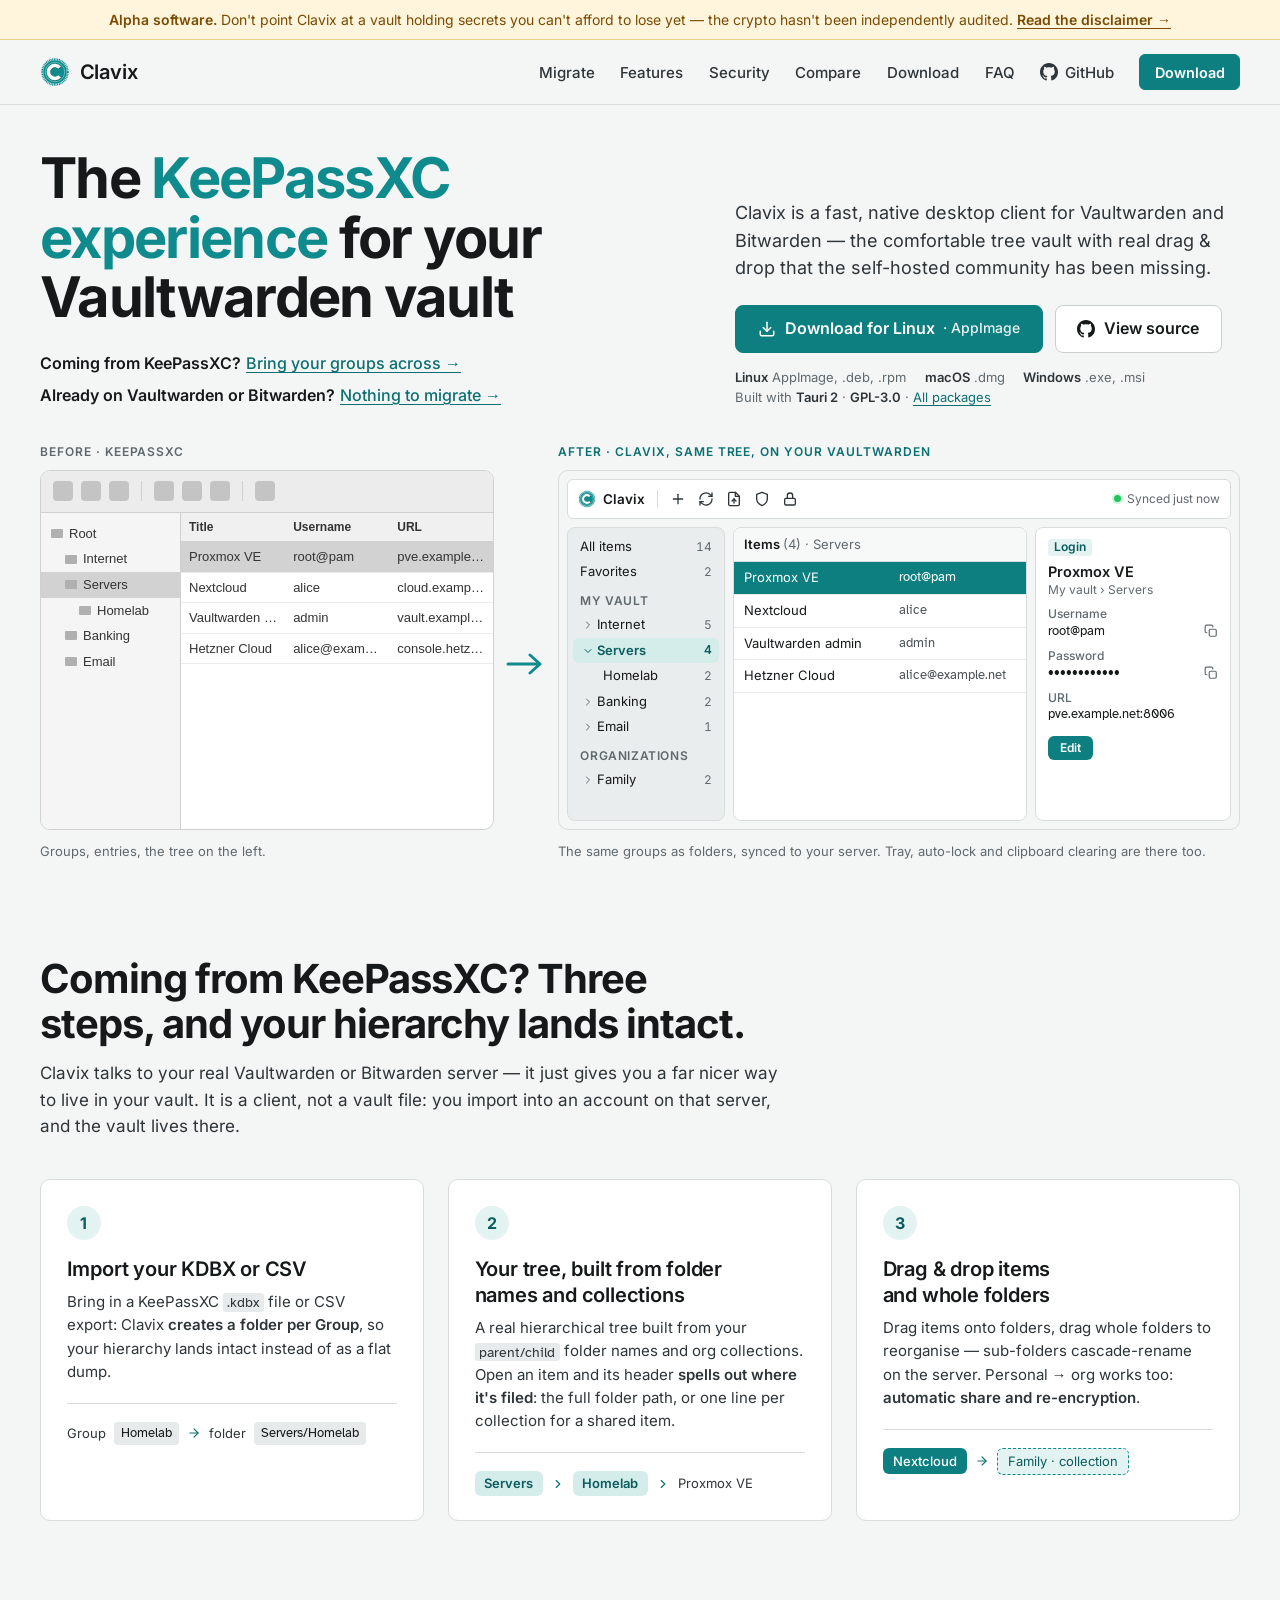
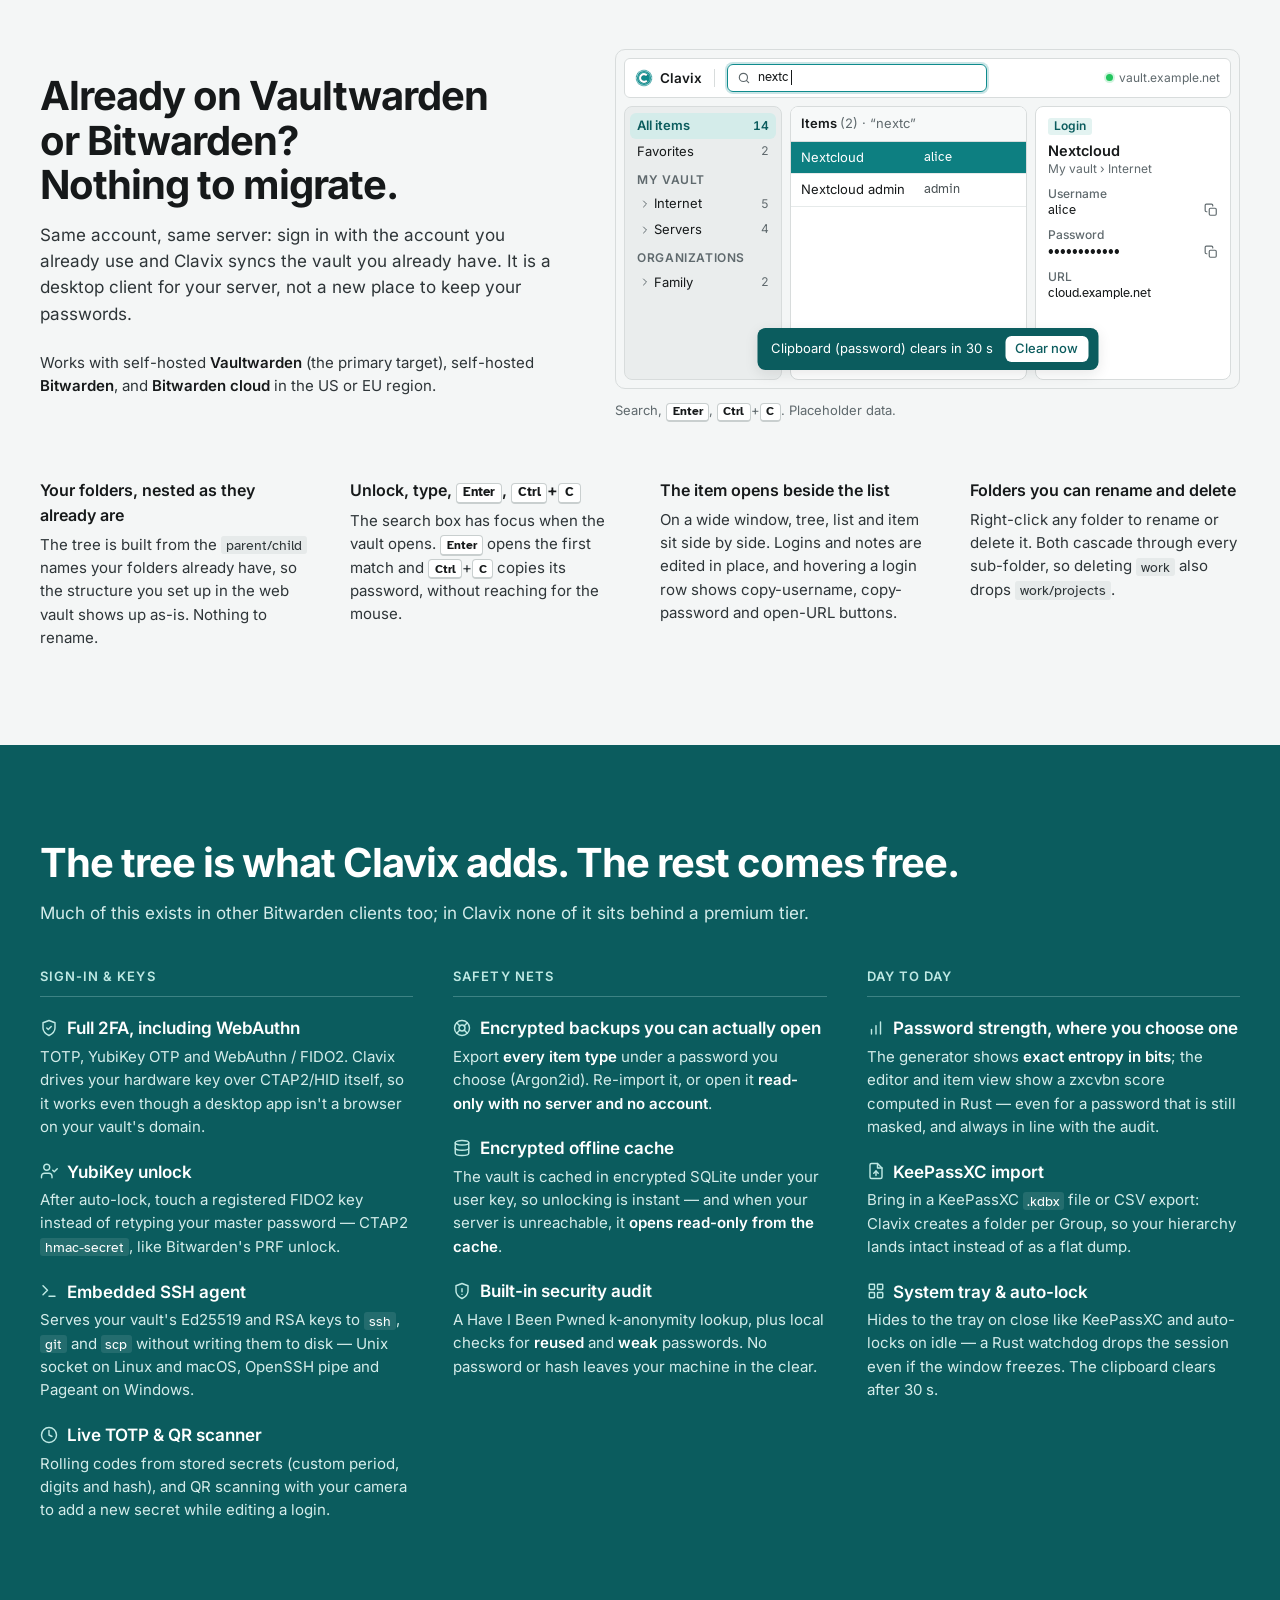
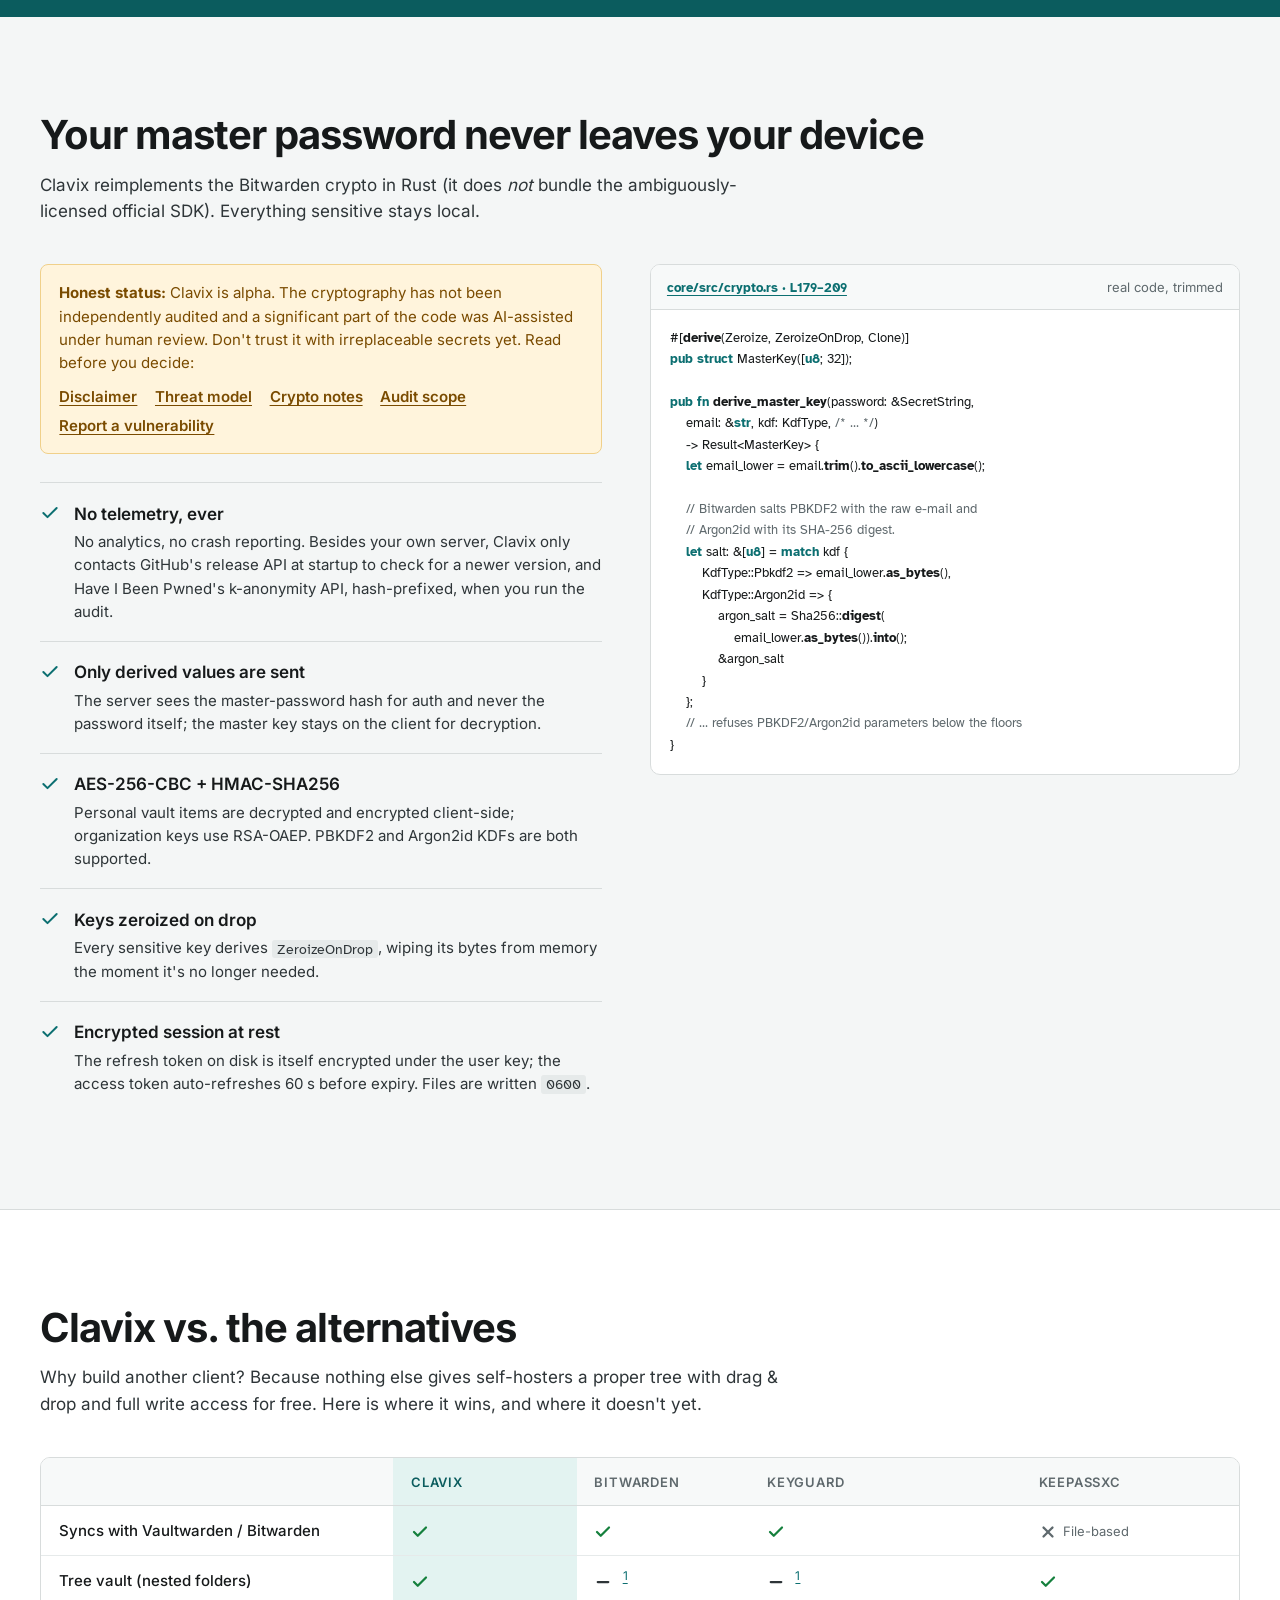
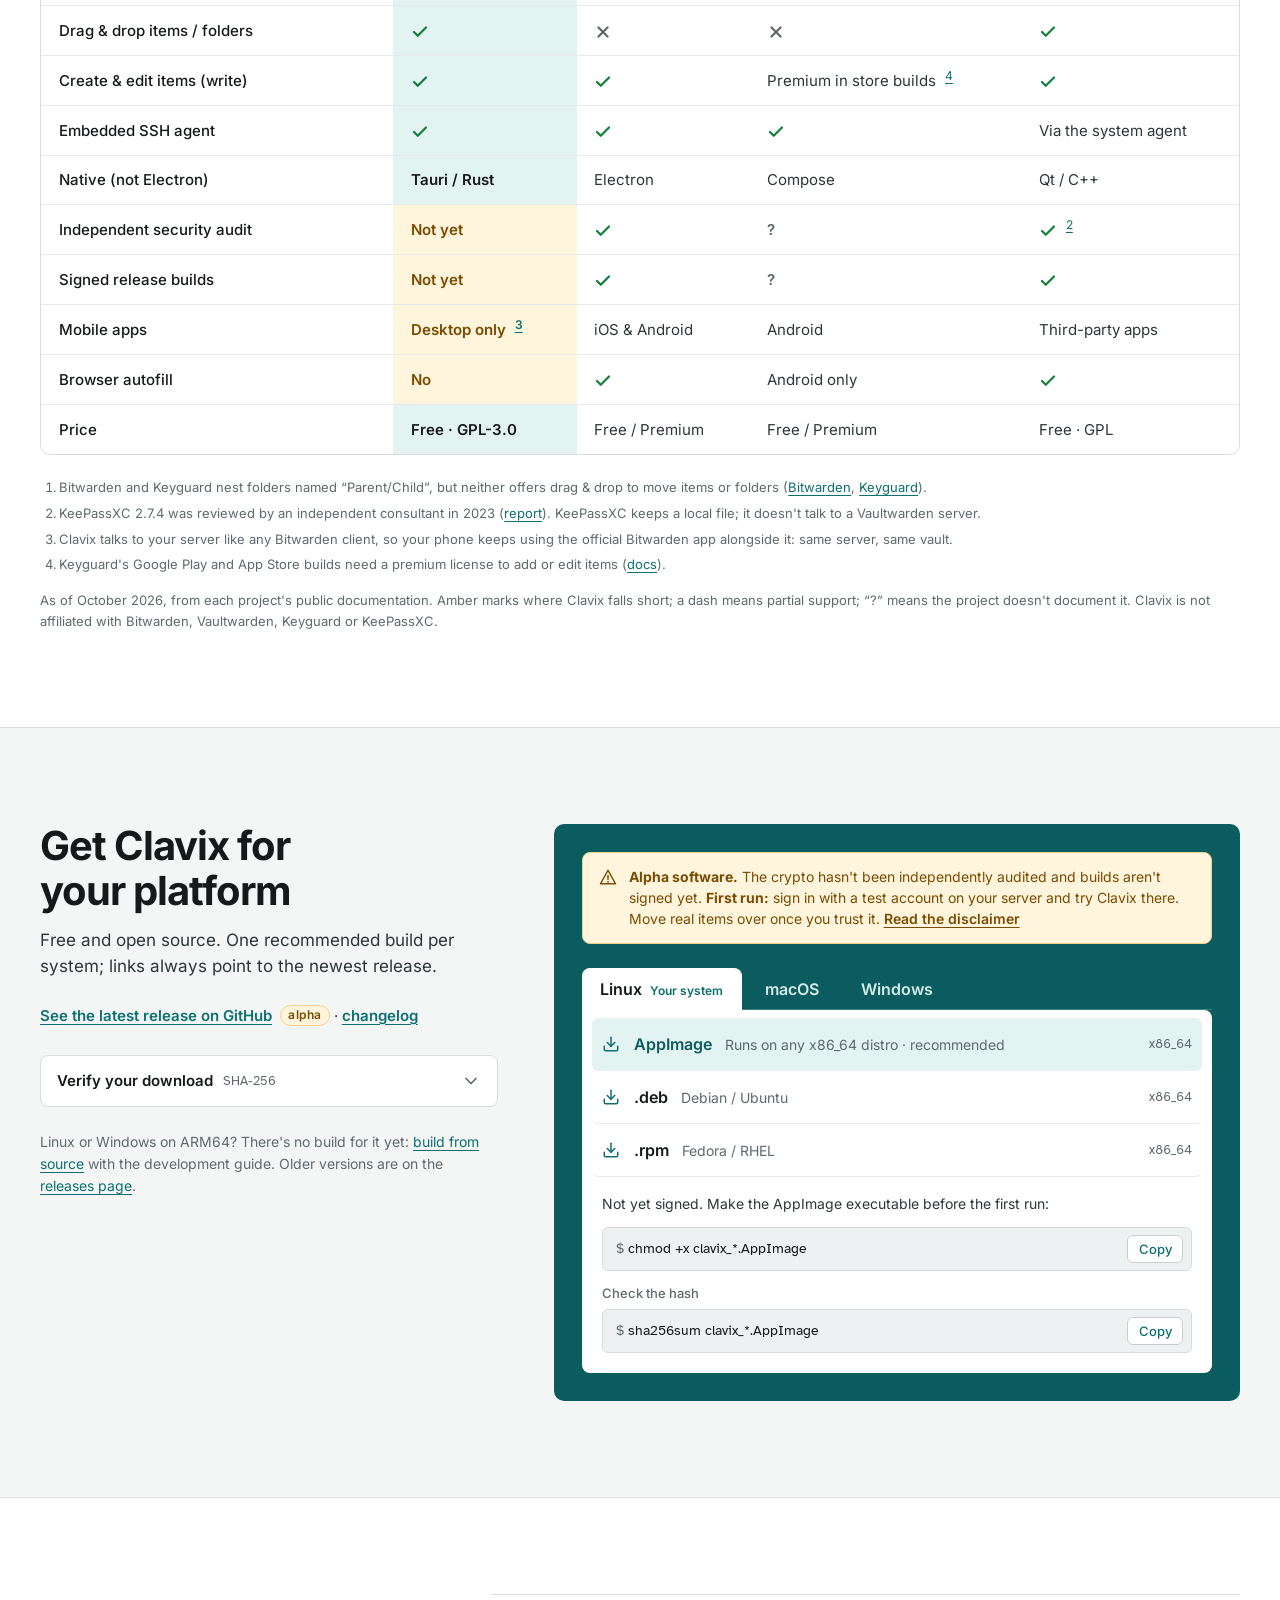
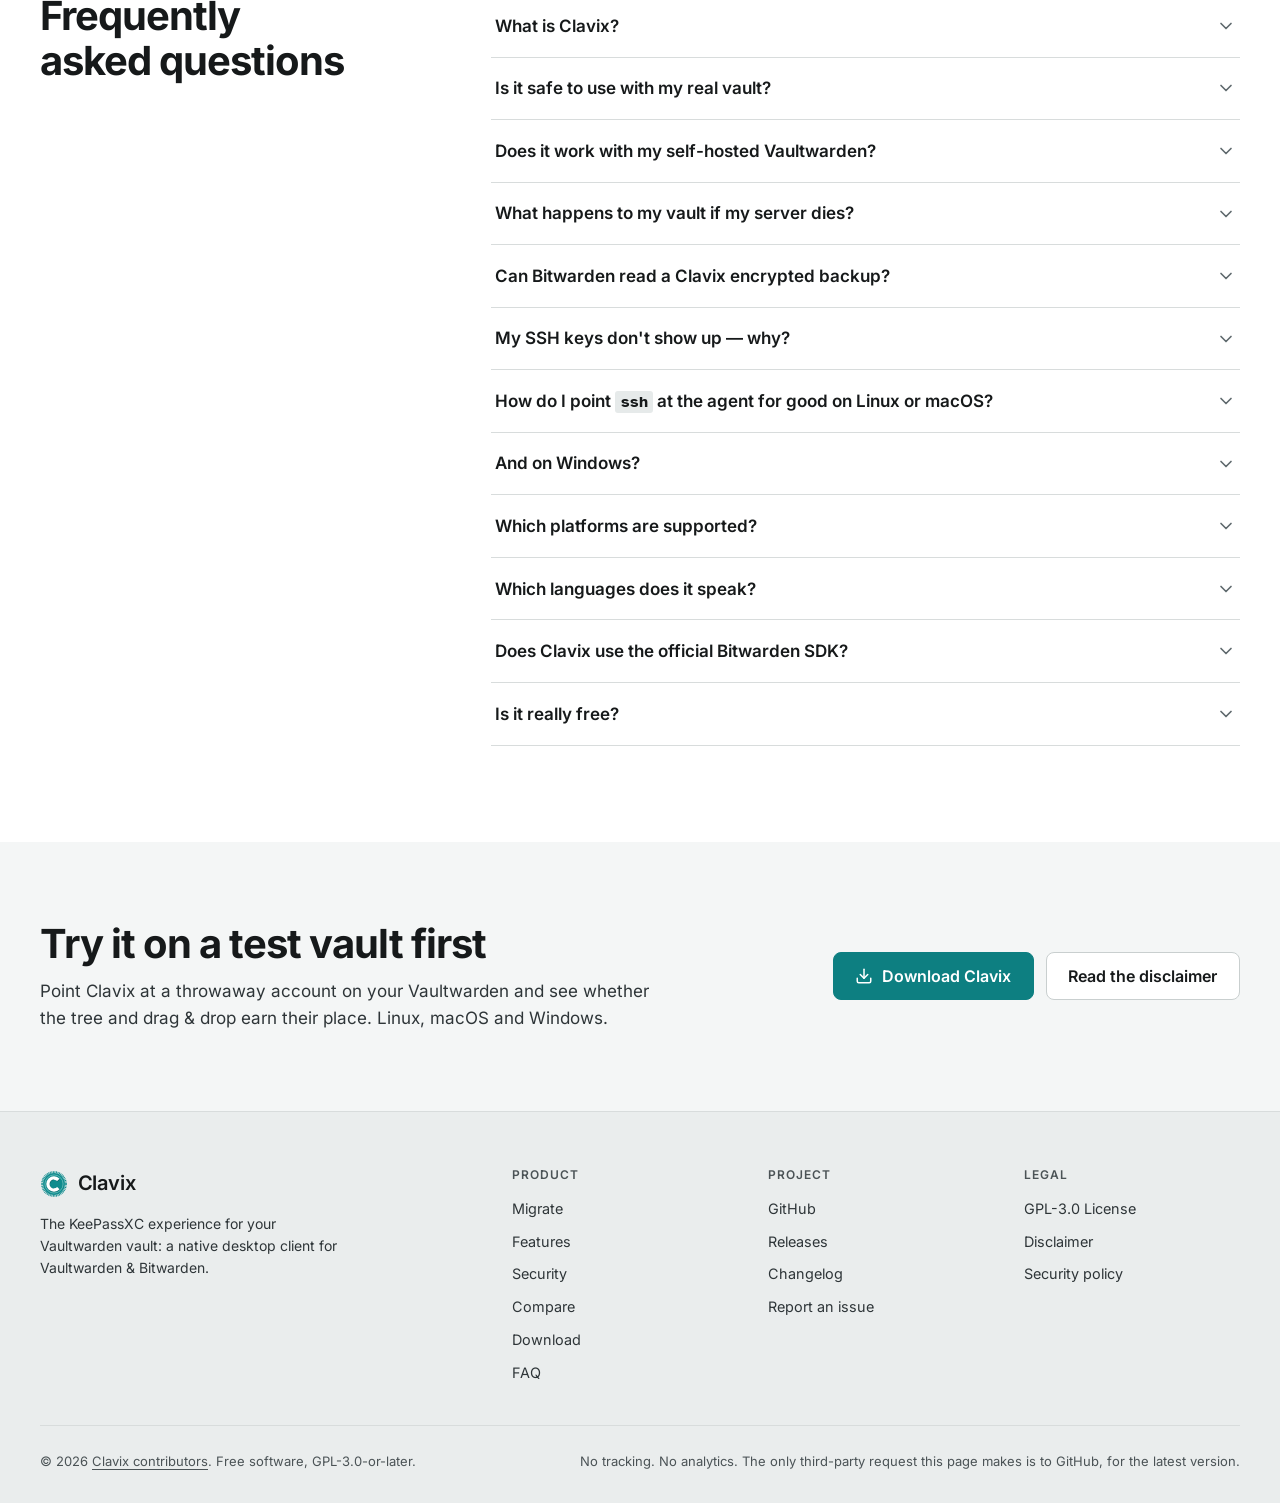
<file: index.html>
<!DOCTYPE html>
<html lang="en">
<head>
  <meta charset="UTF-8">
  <meta name="viewport" content="width=device-width, initial-scale=1.0">
  <title>Clavix — A modern desktop client for Vaultwarden &amp; Bitwarden</title>
  <meta name="description" content="Clavix is a fast, native desktop client for Vaultwarden and Bitwarden. A KeePassXC-style tree vault with drag &amp; drop, full WebAuthn/YubiKey 2FA, an embedded SSH agent, security audit and client-side encryption. Linux, macOS, Windows. Open source, GPL-3.0.">

  <!-- Open Graph -->
  <meta property="og:title" content="Clavix — The KeePassXC experience for your Vaultwarden vault">
  <meta property="og:description" content="Native desktop client for Vaultwarden &amp; Bitwarden: tree vault with drag &amp; drop, WebAuthn/YubiKey 2FA, embedded SSH agent, security audit. Client-side crypto, no telemetry.">
  <meta property="og:url" content="https://clavix.org">
  <meta property="og:type" content="website">
  <meta property="og:image" content="https://clavix.org/assets/social-card.png">
  <meta property="og:image:width" content="1200">
  <meta property="og:image:height" content="630">
  <meta property="og:image:alt" content="The Clavix seal and wordmark with the headline: the KeePassXC experience for your Vaultwarden vault">

  <!-- Twitter Card -->
  <meta name="twitter:card" content="summary_large_image">
  <meta name="twitter:title" content="Clavix — desktop client for Vaultwarden &amp; Bitwarden">
  <meta name="twitter:description" content="Tree vault with drag &amp; drop, WebAuthn/YubiKey 2FA, embedded SSH agent, security audit. Client-side crypto, no telemetry.">
  <meta name="twitter:image" content="https://clavix.org/assets/social-card.png">

  <link rel="icon" href="assets/favicon.svg" type="image/svg+xml">
  <link rel="canonical" href="https://clavix.org">
  <meta name="color-scheme" content="light dark">
  <meta name="theme-color" content="#f4f6f6" media="(prefers-color-scheme: light)">
  <meta name="theme-color" content="#171a1b" media="(prefers-color-scheme: dark)">
  <link rel="preload" href="assets/fonts/inter-latin.woff2" as="font" type="font/woff2" crossorigin>
  <link rel="stylesheet" href="css/style.css">
  <script>document.documentElement.classList.add('js');</script>
</head>
<body data-repo="Upellift99/clavix">
  <!-- Shared glyphs: the seal and the icon set, drawn once and reused. -->
  <svg class="sprite" aria-hidden="true" focusable="false">
    <symbol id="seal" viewBox="0 0 512 512"><circle cx="256" cy="256" r="218" fill="none" stroke="#0f8b8d" stroke-width="34" stroke-dasharray="17 11.6"/><circle cx="256" cy="256" r="200" fill="#0f8b8d"/><circle cx="256" cy="256" r="166" fill="none" stroke="#bfe9e4" stroke-width="8"/><path d="M336 182 A110 110 0 1 0 336 330" fill="none" stroke="#0b5c5e" stroke-width="60" transform="translate(7 8)"/><path d="M336 182 A110 110 0 1 0 336 330" fill="none" stroke="#fff" stroke-width="60"/></symbol>
    <symbol id="i-gh" viewBox="0 0 24 24"><path fill="currentColor" d="M12 0C5.37 0 0 5.37 0 12c0 5.31 3.435 9.795 8.205 11.385.6.105.825-.255.825-.57 0-.285-.015-1.23-.015-2.235-3.015.555-3.795-.735-4.035-1.41-.135-.345-.72-1.41-1.23-1.695-.42-.225-1.02-.78-.015-.795.945-.015 1.62.87 1.845 1.23 1.08 1.815 2.805 1.305 3.495.99.105-.78.42-1.305.765-1.605-2.67-.3-5.46-1.335-5.46-5.925 0-1.305.465-2.385 1.23-3.225-.12-.3-.54-1.53.12-3.18 0 0 1.005-.315 3.3 1.23.96-.27 1.98-.405 3-.405s2.04.135 3 .405c2.295-1.56 3.3-1.23 3.3-1.23.66 1.65.24 2.88.12 3.18.765.84 1.23 1.905 1.23 3.225 0 4.605-2.805 5.625-5.475 5.925.435.375.81 1.095.81 2.22 0 1.605-.015 2.895-.015 3.3 0 .315.225.69.825.57A12.02 12.02 0 0024 12c0-6.63-5.37-12-12-12z"/></symbol>
    <symbol id="i-dl" viewBox="0 0 24 24"><g fill="none" stroke="currentColor" stroke-width="2" stroke-linecap="round" stroke-linejoin="round"><path d="M21 15v4a2 2 0 0 1-2 2H5a2 2 0 0 1-2-2v-4"/><polyline points="7 10 12 15 17 10"/><line x1="12" y1="15" x2="12" y2="3"/></g></symbol>
    <symbol id="i-yes" viewBox="0 0 24 24"><polyline points="20 6 9 17 4 12" fill="none" stroke="currentColor" stroke-width="3" stroke-linecap="round" stroke-linejoin="round"/></symbol>
    <symbol id="i-no" viewBox="0 0 24 24"><g fill="none" stroke="currentColor" stroke-width="3" stroke-linecap="round"><line x1="18" y1="6" x2="6" y2="18"/><line x1="6" y1="6" x2="18" y2="18"/></g></symbol>
    <symbol id="i-part" viewBox="0 0 24 24"><line x1="5" y1="12" x2="19" y2="12" stroke="currentColor" stroke-width="3" stroke-linecap="round"/></symbol>
    <symbol id="i-chev" viewBox="0 0 24 24"><polyline points="6 9 12 15 18 9" fill="none" stroke="currentColor" stroke-width="2" stroke-linecap="round" stroke-linejoin="round"/></symbol>
    <symbol id="i-chev-r" viewBox="0 0 24 24"><polyline points="9 6 15 12 9 18" fill="none" stroke="currentColor" stroke-width="2" stroke-linecap="round" stroke-linejoin="round"/></symbol>
    <symbol id="i-arrow" viewBox="0 0 24 24"><g fill="none" stroke="currentColor" stroke-width="2" stroke-linecap="round" stroke-linejoin="round"><line x1="5" y1="12" x2="19" y2="12"/><polyline points="12 5 19 12 12 19"/></g></symbol>
    <symbol id="i-check" viewBox="0 0 24 24"><polyline points="20 6 9 17 4 12" fill="none" stroke="currentColor" stroke-width="2.4" stroke-linecap="round" stroke-linejoin="round"/></symbol>
    <symbol id="i-copy" viewBox="0 0 24 24"><g fill="none" stroke="currentColor" stroke-width="2" stroke-linecap="round" stroke-linejoin="round"><rect x="9" y="9" width="12" height="12" rx="2"/><path d="M5 15H4a2 2 0 0 1-2-2V4a2 2 0 0 1 2-2h9a2 2 0 0 1 2 2v1"/></g></symbol>
    <symbol id="i-plus" viewBox="0 0 24 24"><g fill="none" stroke="currentColor" stroke-width="2" stroke-linecap="round"><line x1="12" y1="5" x2="12" y2="19"/><line x1="5" y1="12" x2="19" y2="12"/></g></symbol>
    <symbol id="i-sync" viewBox="0 0 24 24"><g fill="none" stroke="currentColor" stroke-width="2" stroke-linecap="round" stroke-linejoin="round"><path d="M21 12a9 9 0 0 1-15.5 6.2L3 16"/><path d="M3 12a9 9 0 0 1 15.5-6.2L21 8"/><polyline points="21 3 21 8 16 8"/><polyline points="3 21 3 16 8 16"/></g></symbol>
    <symbol id="i-import" viewBox="0 0 24 24"><g fill="none" stroke="currentColor" stroke-width="2" stroke-linecap="round" stroke-linejoin="round"><path d="M14 2H6a2 2 0 0 0-2 2v16a2 2 0 0 0 2 2h12a2 2 0 0 0 2-2V8z"/><polyline points="14 2 14 8 20 8"/><line x1="12" y1="18" x2="12" y2="12"/><polyline points="9 15 12 12 15 15"/></g></symbol>
    <symbol id="i-shield" viewBox="0 0 24 24"><path d="M12 22s8-4 8-10V5l-8-3-8 3v7c0 6 8 10 8 10z" fill="none" stroke="currentColor" stroke-width="2" stroke-linejoin="round"/></symbol>
    <symbol id="i-lock" viewBox="0 0 24 24"><g fill="none" stroke="currentColor" stroke-width="2" stroke-linecap="round"><rect x="4" y="11" width="16" height="10" rx="2"/><path d="M8 11V7a4 4 0 0 1 8 0v4"/></g></symbol>
    <symbol id="i-search" viewBox="0 0 24 24"><g fill="none" stroke="currentColor" stroke-width="2" stroke-linecap="round"><circle cx="11" cy="11" r="7"/><line x1="20" y1="20" x2="16" y2="16"/></g></symbol>
    <symbol id="i-warn" viewBox="0 0 24 24"><g fill="none" stroke="currentColor" stroke-width="2" stroke-linecap="round" stroke-linejoin="round"><path d="M12 3 2 21h20L12 3z"/><path d="M12 10v5M12 18v.5"/></g></symbol>
  </svg>

  <a href="#main" class="skip-link">Skip to main content</a>

  <!-- Alpha notice -->
  <div class="alpha-bar">
    <p><strong>Alpha software.</strong> Don't point Clavix at a vault holding secrets you can't afford to lose yet —
    the crypto hasn't been independently audited. <a href="https://github.com/Upellift99/clavix/blob/master/DISCLAIMER.md" target="_blank" rel="noopener noreferrer">Read the disclaimer →</a></p>
  </div>

  <!-- Header -->
  <header class="header">
    <nav class="container nav" aria-label="Primary">
      <a href="#" class="logo" aria-label="Clavix home">
        <svg class="seal" width="30" height="30" aria-hidden="true"><use href="#seal"/></svg>
        <span class="wordmark">Clavix</span>
      </a>
      <button class="nav-toggle" aria-label="Toggle navigation" aria-expanded="false" aria-controls="nav-links">
        <svg width="22" height="22" viewBox="0 0 24 24" fill="none" stroke="currentColor" stroke-width="2" stroke-linecap="round" aria-hidden="true"><line x1="3" y1="6" x2="21" y2="6"/><line x1="3" y1="12" x2="21" y2="12"/><line x1="3" y1="18" x2="21" y2="18"/></svg>
      </button>
      <div class="nav-links" id="nav-links">
        <a href="#migrate">Migrate</a>
        <a href="#features">Features</a>
        <a href="#security">Security</a>
        <a href="#compare">Compare</a>
        <a href="#download">Download</a>
        <a href="#faq">FAQ</a>
        <a href="https://github.com/Upellift99/clavix" class="nav-gh" target="_blank" rel="noopener noreferrer">
          <svg width="18" height="18" aria-hidden="true"><use href="#i-gh"/></svg> GitHub
        </a>
        <a href="#download" class="btn btn-primary btn-sm">Download</a>
      </div>
    </nav>
  </header>

  <main id="main">
    <!-- Hero -->
    <section class="hero" id="hero" aria-labelledby="hero-title">
      <div class="container">
        <div class="hero-grid">
          <div class="hero-copy">
            <h1 id="hero-title">The <em>KeePassXC experience</em> for your Vaultwarden vault</h1>
            <ul class="doors">
              <li><span>Coming from KeePassXC?</span> <a href="#migrate">Bring your groups across →</a></li>
              <li><span>Already on Vaultwarden or Bitwarden?</span> <a href="#vaultwarden">Nothing to migrate →</a></li>
            </ul>
          </div>
          <div class="hero-side">
            <p class="hero-lead">Clavix is a fast, native desktop client for Vaultwarden and Bitwarden — the comfortable tree vault with real drag &amp; drop that the self-hosted community has been missing.</p>
            <div class="actions">
              <a href="#download" class="btn btn-primary btn-lg" id="hero-dl">
                <svg width="18" height="18" aria-hidden="true"><use href="#i-dl"/></svg>
                <span id="hero-dl-label">Download for desktop</span><small id="hero-dl-pkg" hidden></small>
              </a>
              <a href="https://github.com/Upellift99/clavix" class="btn btn-secondary btn-lg" target="_blank" rel="noopener noreferrer">
                <svg width="18" height="18" aria-hidden="true"><use href="#i-gh"/></svg>
                View source
              </a>
            </div>
            <p class="hero-meta"><span><b>Linux</b> AppImage, .deb, .rpm</span> <span><b>macOS</b> .dmg</span> <span><b>Windows</b> .exe, .msi</span><br>Built with <b>Tauri 2</b> · <b>GPL-3.0</b> · <a href="#download">All packages</a></p>
          </div>
        </div>

        <figure class="pair">
          <div class="pair-side">
            <p class="pair-label" aria-hidden="true">Before · KeePassXC</p>
            <div class="win kp" aria-hidden="true">
              <div class="kp-bar"><i></i><i></i><i></i><b></b><i></i><i></i><i></i><b></b><i></i></div>
              <div class="kp-body">
                <ul class="kp-groups">
                  <li><i class="kp-fold"></i>Root</li>
                  <li class="d1"><i class="kp-fold"></i>Internet</li>
                  <li class="d1 on"><i class="kp-fold"></i>Servers</li>
                  <li class="d2"><i class="kp-fold"></i>Homelab</li>
                  <li class="d1"><i class="kp-fold"></i>Banking</li>
                  <li class="d1"><i class="kp-fold"></i>Email</li>
                </ul>
                <table class="kp-table">
                  <thead><tr><th>Title</th><th>Username</th><th class="kp-url">URL</th></tr></thead>
                  <tbody>
                    <tr class="on"><td>Proxmox VE</td><td>root@pam</td><td class="kp-url">pve.example.net</td></tr>
                    <tr><td>Nextcloud</td><td>alice</td><td class="kp-url">cloud.example.net</td></tr>
                    <tr><td>Vaultwarden admin</td><td>admin</td><td class="kp-url">vault.example.net</td></tr>
                    <tr><td>Hetzner Cloud</td><td>alice@example.net</td><td class="kp-url">console.hetzner.cloud</td></tr>
                  </tbody>
                </table>
              </div>
            </div>
            <p class="pair-cap" aria-hidden="true">Groups, entries, the tree on the left.</p>
          </div>

          <div class="pair-arrow" aria-hidden="true"><svg width="40" height="24" viewBox="0 0 40 24"><path d="M2 12h32M24 3l10 9-10 9" fill="none" stroke="currentColor" stroke-width="3" stroke-linecap="round" stroke-linejoin="round"/></svg></div>

          <div class="pair-side">
            <p class="pair-label is-after" aria-hidden="true">After · Clavix, same tree, on your Vaultwarden</p>
            <div class="win cx" aria-hidden="true">
              <div class="cx-bar">
                <span class="cx-brand"><svg class="seal" width="18" height="18"><use href="#seal"/></svg>Clavix</span>
                <span class="cx-tools"><svg><use href="#i-plus"/></svg><svg><use href="#i-sync"/></svg><svg><use href="#i-import"/></svg><svg><use href="#i-shield"/></svg><svg><use href="#i-lock"/></svg></span>
                <span class="cx-sync"><i></i>Synced just now</span>
              </div>
              <div class="cx-cols">
                <div class="cx-tree">
                  <div class="n">All items <span>14</span></div>
                  <div class="n">Favorites <span>2</span></div>
                  <div class="sec">My vault</div>
                  <div class="n d1"><svg class="car"><use href="#i-chev-r"/></svg>Internet <span>5</span></div>
                  <div class="n d1 on"><svg class="car"><use href="#i-chev"/></svg>Servers <span>4</span></div>
                  <div class="n d2">Homelab <span>2</span></div>
                  <div class="n d1"><svg class="car"><use href="#i-chev-r"/></svg>Banking <span>2</span></div>
                  <div class="n d1"><svg class="car"><use href="#i-chev-r"/></svg>Email <span>1</span></div>
                  <div class="sec">Organizations</div>
                  <div class="n d1"><svg class="car"><use href="#i-chev-r"/></svg>Family <span>2</span></div>
                </div>
                <div class="cx-list">
                  <div class="cx-lh">Items <span>(4) · Servers</span></div>
                  <div class="row on"><span>Proxmox VE</span><span class="data">root@pam</span></div>
                  <div class="row"><span>Nextcloud</span><span class="data">alice</span></div>
                  <div class="row"><span>Vaultwarden admin</span><span class="data">admin</span></div>
                  <div class="row"><span>Hetzner Cloud</span><span class="data">alice@example.net</span></div>
                </div>
                <div class="cx-det">
                  <span class="badge">Login</span>
                  <div class="cx-title">Proxmox VE</div>
                  <div class="cx-path">My vault › Servers</div>
                  <div class="k">Username</div><div class="v data">root@pam <svg><use href="#i-copy"/></svg></div>
                  <div class="k">Password</div><div class="v data">•••••••••••• <svg><use href="#i-copy"/></svg></div>
                  <div class="k">URL</div><div class="v data">pve.example.net:8006</div>
                  <span class="cx-edit">Edit</span>
                </div>
              </div>
            </div>
            <p class="pair-cap" aria-hidden="true">The same groups as folders, synced to your server. Tray, auto-lock and clipboard clearing are there too.</p>
          </div>
          <figcaption class="visually-hidden">Illustration with placeholder data: a KeePassXC window with the groups Internet, Servers (containing Homelab), Banking and Email, and the same groups as folders in Clavix's three-column window, with the folder tree, the item list and the open item side by side.</figcaption>
        </figure>

      </div>
    </section>

    <!-- Moving from KeePassXC -->
    <section class="migrate" id="migrate" aria-labelledby="migrate-title">
      <div class="container">
        <div class="section-head">
          <h2 id="migrate-title">Coming from KeePassXC? Three steps, and your hierarchy lands intact.</h2>
          <p class="section-sub">Clavix talks to your real Vaultwarden or Bitwarden server — it just gives you a far nicer way to live in your vault. It is a client, not a vault file: you import into an account on that server, and the vault lives there.</p>
        </div>
        <ol class="steps">
          <li class="step">
            <span class="num" aria-hidden="true">1</span>
            <h3>Import your KDBX or CSV</h3>
            <p>Bring in a KeePassXC <code>.kdbx</code> file or CSV export: Clavix <strong>creates a folder per Group</strong>, so your hierarchy lands intact instead of as a flat dump.</p>
            <div class="vis" aria-hidden="true"><span class="vis-k">Group</span><span class="chip">Homelab</span><svg class="to"><use href="#i-arrow"/></svg><span class="vis-k">folder</span><span class="chip">Servers/Homelab</span></div>
          </li>
          <li class="step">
            <span class="num" aria-hidden="true">2</span>
            <h3>Your tree, built from folder names and collections</h3>
            <p>A real hierarchical tree built from your <code>parent/child</code> folder names and org collections. Open an item and its header <strong>spells out where it's filed</strong>: the full folder path, or one line per collection for a shared item.</p>
            <div class="vis" aria-hidden="true"><span class="pill">Servers</span><svg class="to"><use href="#i-chev-r"/></svg><span class="pill">Homelab</span><svg class="to"><use href="#i-chev-r"/></svg><span>Proxmox VE</span></div>
          </li>
          <li class="step">
            <span class="num" aria-hidden="true">3</span>
            <h3>Drag &amp; drop items and whole folders</h3>
            <p>Drag items onto folders, drag whole folders to reorganise — sub-folders cascade-rename on the server. Personal → org works too: <strong>automatic share and re-encryption</strong>.</p>
            <div class="vis" aria-hidden="true"><span class="drag">Nextcloud</span><svg class="to"><use href="#i-arrow"/></svg><span class="org">Family · collection</span></div>
          </li>
        </ol>
      </div>
    </section>

    <!-- Already on Vaultwarden / Bitwarden -->
    <section class="vw" id="vaultwarden" aria-labelledby="vw-title">
      <div class="container">
        <div class="vw-grid">
          <div class="vw-copy">
            <h2 id="vw-title">Already on Vaultwarden or Bitwarden? Nothing to migrate.</h2>
            <p class="section-sub">Same account, same server: sign in with the account you already use and Clavix syncs the vault you already have. It is a desktop client for your server, not a new place to keep your passwords.</p>
            <p class="vw-servers">Works with self-hosted <strong>Vaultwarden</strong> (the primary target), self-hosted <strong>Bitwarden</strong>, and <strong>Bitwarden cloud</strong> in the US or EU region.</p>
          </div>
          <figure class="vw-demo">
            <div class="win cx cx-keys" aria-hidden="true">
              <div class="cx-bar">
                <span class="cx-brand"><svg class="seal" width="18" height="18"><use href="#seal"/></svg>Clavix</span>
                <span class="cx-search"><svg><use href="#i-search"/></svg>nextc<i class="caret"></i></span>
                <span class="cx-sync"><i></i>vault.example.net</span>
              </div>
              <div class="cx-cols">
                <div class="cx-tree">
                  <div class="n on">All items <span>14</span></div>
                  <div class="n">Favorites <span>2</span></div>
                  <div class="sec">My vault</div>
                  <div class="n d1"><svg class="car"><use href="#i-chev-r"/></svg>Internet <span>5</span></div>
                  <div class="n d1"><svg class="car"><use href="#i-chev-r"/></svg>Servers <span>4</span></div>
                  <div class="sec">Organizations</div>
                  <div class="n d1"><svg class="car"><use href="#i-chev-r"/></svg>Family <span>2</span></div>
                </div>
                <div class="cx-list">
                  <div class="cx-lh">Items <span>(2) · “nextc”</span></div>
                  <div class="row on"><span>Nextcloud</span><span class="data">alice</span></div>
                  <div class="row"><span>Nextcloud admin</span><span class="data">admin</span></div>
                </div>
                <div class="cx-det">
                  <span class="badge">Login</span>
                  <div class="cx-title">Nextcloud</div>
                  <div class="cx-path">My vault › Internet</div>
                  <div class="k">Username</div><div class="v data">alice <svg><use href="#i-copy"/></svg></div>
                  <div class="k">Password</div><div class="v data">•••••••••••• <svg><use href="#i-copy"/></svg></div>
                  <div class="k">URL</div><div class="v data">cloud.example.net</div>
                </div>
              </div>
              <div class="cx-toast"><span>Clipboard (password) clears in 30 s</span><span class="cx-toast-btn">Clear now</span></div>
            </div>
            <figcaption>Search, <kbd>Enter</kbd>, <kbd>Ctrl</kbd>+<kbd>C</kbd>. Placeholder data.</figcaption>
          </figure>
        </div>
        <dl class="vw-list">
          <div><dt>Your folders, nested as they already are</dt><dd>The tree is built from the <code>parent/child</code> names your folders already have, so the structure you set up in the web vault shows up as-is. Nothing to rename.</dd></div>
          <div><dt>Unlock, type, <kbd>Enter</kbd>, <kbd>Ctrl</kbd>+<kbd>C</kbd></dt><dd>The search box has focus when the vault opens. <kbd>Enter</kbd> opens the first match and <kbd>Ctrl</kbd>+<kbd>C</kbd> copies its password, without reaching for the mouse.</dd></div>
          <div><dt>The item opens beside the list</dt><dd>On a wide window, tree, list and item sit side by side. Logins and notes are edited in place, and hovering a login row shows copy-username, copy-password and open-URL buttons.</dd></div>
          <div><dt>Folders you can rename and delete</dt><dd>Right-click any folder to rename or delete it. Both cascade through every sub-folder, so deleting <code>work</code> also drops <code>work/projects</code>.</dd></div>
        </dl>
      </div>
    </section>

    <!-- Features -->
    <section class="features" id="features" aria-labelledby="features-title">
      <div class="container">
        <div class="section-head">
          <h2 id="features-title">The tree is what Clavix adds. The rest comes free.</h2>
          <p class="section-sub">Much of this exists in other Bitwarden clients too; in Clavix none of it sits behind a premium tier.</p>
        </div>
        <div class="fgroups">
          <div class="fgroup">
            <h3>Sign-in &amp; keys</h3>
            <div class="fitem">
              <h4><svg width="18" height="18" viewBox="0 0 24 24" fill="none" stroke="currentColor" stroke-width="1.9" stroke-linecap="round" stroke-linejoin="round" aria-hidden="true"><path d="M12 22s8-4 8-10V5l-8-3-8 3v7c0 6 8 10 8 10z"/><path d="M9 12l2 2 4-4"/></svg> Full 2FA, including WebAuthn</h4>
              <p>TOTP, YubiKey OTP and WebAuthn / FIDO2. Clavix drives your hardware key over CTAP2/HID itself, so it works even though a desktop app isn't a browser on your vault's domain.</p>
            </div>
            <div class="fitem">
              <h4><svg width="18" height="18" viewBox="0 0 24 24" fill="none" stroke="currentColor" stroke-width="1.9" stroke-linecap="round" stroke-linejoin="round" aria-hidden="true"><path d="M16 21v-2a4 4 0 0 0-4-4H6a4 4 0 0 0-4 4v2"/><circle cx="9" cy="7" r="4"/><path d="m17 11 2 2 4-4"/></svg> YubiKey unlock</h4>
              <p>After auto-lock, touch a registered FIDO2 key instead of retyping your master password — CTAP2 <code>hmac-secret</code>, like Bitwarden's PRF unlock.</p>
            </div>
            <div class="fitem">
              <h4><svg width="18" height="18" viewBox="0 0 24 24" fill="none" stroke="currentColor" stroke-width="1.9" stroke-linecap="round" stroke-linejoin="round" aria-hidden="true"><polyline points="4 17 10 11 4 5"/><line x1="12" y1="19" x2="20" y2="19"/></svg> Embedded SSH agent</h4>
              <p>Serves your vault's Ed25519 and RSA keys to <code>ssh</code>, <code>git</code> and <code>scp</code> without writing them to disk — Unix socket on Linux and macOS, OpenSSH pipe and Pageant on Windows.</p>
            </div>
            <div class="fitem">
              <h4><svg width="18" height="18" viewBox="0 0 24 24" fill="none" stroke="currentColor" stroke-width="1.9" stroke-linecap="round" stroke-linejoin="round" aria-hidden="true"><circle cx="12" cy="12" r="10"/><path d="M12 6v6l4 2"/></svg> Live TOTP &amp; QR scanner</h4>
              <p>Rolling codes from stored secrets (custom period, digits and hash), and QR scanning with your camera to add a new secret while editing a login.</p>
            </div>
          </div>

          <div class="fgroup">
            <h3>Safety nets</h3>
            <div class="fitem">
              <h4><svg width="18" height="18" viewBox="0 0 24 24" fill="none" stroke="currentColor" stroke-width="1.9" stroke-linecap="round" stroke-linejoin="round" aria-hidden="true"><circle cx="12" cy="12" r="10"/><circle cx="12" cy="12" r="4"/><line x1="4.9" y1="4.9" x2="9.2" y2="9.2"/><line x1="14.8" y1="14.8" x2="19.1" y2="19.1"/><line x1="14.8" y1="9.2" x2="19.1" y2="4.9"/><line x1="4.9" y1="19.1" x2="9.2" y2="14.8"/></svg> Encrypted backups you can actually open</h4>
              <p>Export <strong>every item type</strong> under a password you choose (Argon2id). Re-import it, or open it <strong>read-only with no server and no account</strong>.</p>
            </div>
            <div class="fitem">
              <h4><svg width="18" height="18" viewBox="0 0 24 24" fill="none" stroke="currentColor" stroke-width="1.9" stroke-linecap="round" stroke-linejoin="round" aria-hidden="true"><ellipse cx="12" cy="5" rx="9" ry="3"/><path d="M21 12c0 1.66-4 3-9 3s-9-1.34-9-3"/><path d="M3 5v14c0 1.66 4 3 9 3s9-1.34 9-3V5"/></svg> Encrypted offline cache</h4>
              <p>The vault is cached in encrypted SQLite under your user key, so unlocking is instant — and when your server is unreachable, it <strong>opens read-only from the cache</strong>.</p>
            </div>
            <div class="fitem">
              <h4><svg width="18" height="18" viewBox="0 0 24 24" fill="none" stroke="currentColor" stroke-width="1.9" stroke-linecap="round" stroke-linejoin="round" aria-hidden="true"><path d="M12 22s8-4 8-10V5l-8-3-8 3v7c0 6 8 10 8 10z"/><line x1="12" y1="9" x2="12" y2="13"/><line x1="12" y1="16.5" x2="12.01" y2="16.5"/></svg> Built-in security audit</h4>
              <p>A Have I Been Pwned k-anonymity lookup, plus local checks for <strong>reused</strong> and <strong>weak</strong> passwords. No password or hash leaves your machine in the clear.</p>
            </div>
          </div>

          <div class="fgroup">
            <h3>Day to day</h3>
            <div class="fitem">
              <h4><svg width="18" height="18" viewBox="0 0 24 24" fill="none" stroke="currentColor" stroke-width="1.9" stroke-linecap="round" stroke-linejoin="round" aria-hidden="true"><line x1="6" y1="20" x2="6" y2="14"/><line x1="12" y1="20" x2="12" y2="9"/><line x1="18" y1="20" x2="18" y2="4"/></svg> Password strength, where you choose one</h4>
              <p>The generator shows <strong>exact entropy in bits</strong>; the editor and item view show a zxcvbn score computed in Rust — even for a password that is still masked, and always in line with the audit.</p>
            </div>
            <div class="fitem">
              <h4><svg width="18" height="18" viewBox="0 0 24 24" fill="none" stroke="currentColor" stroke-width="1.9" stroke-linecap="round" stroke-linejoin="round" aria-hidden="true"><path d="M14 2H6a2 2 0 0 0-2 2v16a2 2 0 0 0 2 2h12a2 2 0 0 0 2-2V8z"/><polyline points="14 2 14 8 20 8"/><line x1="12" y1="18" x2="12" y2="12"/><polyline points="9 15 12 12 15 15"/></svg> KeePassXC import</h4>
              <p>Bring in a KeePassXC <code>.kdbx</code> file or CSV export: Clavix creates a folder per Group, so your hierarchy lands intact instead of as a flat dump.</p>
            </div>
            <div class="fitem">
              <h4><svg width="18" height="18" viewBox="0 0 24 24" fill="none" stroke="currentColor" stroke-width="1.9" stroke-linecap="round" stroke-linejoin="round" aria-hidden="true"><rect x="3" y="3" width="7" height="7" rx="1"/><rect x="14" y="3" width="7" height="7" rx="1"/><rect x="14" y="14" width="7" height="7" rx="1"/><rect x="3" y="14" width="7" height="7" rx="1"/></svg> System tray &amp; auto-lock</h4>
              <p>Hides to the tray on close like KeePassXC and auto-locks on idle — a Rust watchdog drops the session even if the window freezes. The clipboard clears after 30&nbsp;s.</p>
            </div>
          </div>
        </div>
      </div>
    </section>

    <!-- Security -->
    <section class="security" id="security" aria-labelledby="security-title">
      <div class="container">
        <div class="section-head">
          <h2 id="security-title">Your master password never leaves your device</h2>
          <p class="section-sub">Clavix reimplements the Bitwarden crypto in Rust (it does <em>not</em> bundle the ambiguously-licensed official SDK). Everything sensitive stays local.</p>
        </div>
        <div class="sec-grid">
          <div class="sec-list">
            <div class="sec-note">
              <p><strong>Honest status:</strong> Clavix is alpha. The cryptography has not been independently audited and a significant part of the code was AI-assisted under human review. Don't trust it with irreplaceable secrets yet. Read before you decide:</p>
              <ul class="sec-docs">
                <li><a href="https://github.com/Upellift99/clavix/blob/master/DISCLAIMER.md" target="_blank" rel="noopener noreferrer">Disclaimer</a></li>
                <li><a href="https://github.com/Upellift99/clavix/blob/master/THREAT_MODEL.md" target="_blank" rel="noopener noreferrer">Threat model</a></li>
                <li><a href="https://github.com/Upellift99/clavix/blob/master/CRYPTO.md" target="_blank" rel="noopener noreferrer">Crypto notes</a></li>
                <li><a href="https://github.com/Upellift99/clavix/blob/master/AUDIT_SCOPE.md" target="_blank" rel="noopener noreferrer">Audit scope</a></li>
                <li><a href="https://github.com/Upellift99/clavix/blob/master/SECURITY.md" target="_blank" rel="noopener noreferrer">Report a vulnerability</a></li>
              </ul>
            </div>
            <div class="sec-item">
              <svg class="ck" width="20" height="20" aria-hidden="true"><use href="#i-check"/></svg>
              <div><h3>No telemetry, ever</h3><p>No analytics, no crash reporting. Besides your own server, Clavix only contacts GitHub's release API at startup to check for a newer version, and Have I Been Pwned's k-anonymity API, hash-prefixed, when you run the audit.</p></div>
            </div>
            <div class="sec-item">
              <svg class="ck" width="20" height="20" aria-hidden="true"><use href="#i-check"/></svg>
              <div><h3>Only derived values are sent</h3><p>The server sees the master-password hash for auth and never the password itself; the master key stays on the client for decryption.</p></div>
            </div>
            <div class="sec-item">
              <svg class="ck" width="20" height="20" aria-hidden="true"><use href="#i-check"/></svg>
              <div><h3>AES-256-CBC + HMAC-SHA256</h3><p>Personal vault items are decrypted and encrypted client-side; organization keys use RSA-OAEP. PBKDF2 and Argon2id KDFs are both supported.</p></div>
            </div>
            <div class="sec-item">
              <svg class="ck" width="20" height="20" aria-hidden="true"><use href="#i-check"/></svg>
              <div><h3>Keys zeroized on drop</h3><p>Every sensitive key derives <code>ZeroizeOnDrop</code>, wiping its bytes from memory the moment it's no longer needed.</p></div>
            </div>
            <div class="sec-item">
              <svg class="ck" width="20" height="20" aria-hidden="true"><use href="#i-check"/></svg>
              <div><h3>Encrypted session at rest</h3><p>The refresh token on disk is itself encrypted under the user key; the access token auto-refreshes 60&nbsp;s before expiry. Files are written <code>0600</code>.</p></div>
            </div>
          </div>

          <figure class="code-card">
            <figcaption class="code-head"><a href="https://github.com/Upellift99/clavix/blob/6a37ef8cea1a77c1f44a7fc50f6592c8c04c8522/src-tauri/core/src/crypto.rs#L179-L209" target="_blank" rel="noopener noreferrer">core/src/crypto.rs · L179–209</a><span>real code, trimmed</span></figcaption>
<pre tabindex="0"><code>#[<span class="fn2">derive</span>(Zeroize, ZeroizeOnDrop, Clone)]
<span class="kw">pub struct</span> MasterKey([<span class="kw">u8</span>; 32]);

<span class="kw">pub fn</span> <span class="fn2">derive_master_key</span>(password: &amp;SecretString,
    email: &amp;<span class="kw">str</span>, kdf: KdfType, <span class="cm">/* … */</span>)
    -&gt; Result&lt;MasterKey&gt; {
    <span class="kw">let</span> email_lower = email.<span class="fn2">trim</span>().<span class="fn2">to_ascii_lowercase</span>();

    <span class="cm">// Bitwarden salts PBKDF2 with the raw e-mail and</span>
    <span class="cm">// Argon2id with its SHA-256 digest.</span>
    <span class="kw">let</span> salt: &amp;[<span class="kw">u8</span>] = <span class="kw">match</span> kdf {
        KdfType::Pbkdf2 =&gt; email_lower.<span class="fn2">as_bytes</span>(),
        KdfType::Argon2id =&gt; {
            argon_salt = Sha256::<span class="fn2">digest</span>(
                email_lower.<span class="fn2">as_bytes</span>()).<span class="fn2">into</span>();
            &amp;argon_salt
        }
    };
    <span class="cm">// … refuses PBKDF2/Argon2id parameters below the floors</span>
}</code></pre>
          </figure>
        </div>
      </div>
    </section>

    <!-- Comparison -->
    <section class="compare" id="compare" aria-labelledby="compare-title">
      <div class="container">
        <div class="section-head">
          <h2 id="compare-title">Clavix vs. the alternatives</h2>
          <p class="section-sub">Why build another client? Because nothing else gives self-hosters a proper tree with drag &amp; drop and full write access for free. Here is where it wins, and where it doesn't yet.</p>
        </div>
        <div class="table-wrap">
          <table>
            <caption class="visually-hidden">Feature comparison of Clavix, Bitwarden, Keyguard and KeePassXC, including where Clavix falls short</caption>
            <thead>
              <tr>
                <td></td>
                <th scope="col" class="col-clavix">Clavix</th>
                <th scope="col">Bitwarden</th>
                <th scope="col">Keyguard</th>
                <th scope="col">KeePassXC</th>
              </tr>
            </thead>
            <tbody>
              <tr><th scope="row">Syncs with Vaultwarden / Bitwarden</th><td data-label="Clavix" class="col-clavix-cell"><svg class="ic ic-yes" role="img" aria-label="Yes"><use href="#i-yes"/></svg></td><td data-label="Bitwarden"><svg class="ic ic-yes" role="img" aria-label="Yes"><use href="#i-yes"/></svg></td><td data-label="Keyguard"><svg class="ic ic-yes" role="img" aria-label="Yes"><use href="#i-yes"/></svg></td><td data-label="KeePassXC"><svg class="ic ic-no" role="img" aria-label="No"><use href="#i-no"/></svg><span class="cell-note">File-based</span></td></tr>
              <tr><th scope="row">Tree vault (nested folders)</th><td data-label="Clavix" class="col-clavix-cell"><svg class="ic ic-yes" role="img" aria-label="Yes"><use href="#i-yes"/></svg></td><td data-label="Bitwarden"><svg class="ic ic-part" role="img" aria-label="Partial"><use href="#i-part"/></svg><sup class="fn-ref"><a href="#cmp-fn1" aria-label="Note 1">1</a></sup></td><td data-label="Keyguard"><svg class="ic ic-part" role="img" aria-label="Partial"><use href="#i-part"/></svg><sup class="fn-ref"><a href="#cmp-fn1" aria-label="Note 1">1</a></sup></td><td data-label="KeePassXC"><svg class="ic ic-yes" role="img" aria-label="Yes"><use href="#i-yes"/></svg></td></tr>
              <tr><th scope="row">Drag &amp; drop items / folders</th><td data-label="Clavix" class="col-clavix-cell"><svg class="ic ic-yes" role="img" aria-label="Yes"><use href="#i-yes"/></svg></td><td data-label="Bitwarden"><svg class="ic ic-no" role="img" aria-label="No"><use href="#i-no"/></svg></td><td data-label="Keyguard"><svg class="ic ic-no" role="img" aria-label="No"><use href="#i-no"/></svg></td><td data-label="KeePassXC"><svg class="ic ic-yes" role="img" aria-label="Yes"><use href="#i-yes"/></svg></td></tr>
              <tr><th scope="row">Create &amp; edit items (write)</th><td data-label="Clavix" class="col-clavix-cell"><svg class="ic ic-yes" role="img" aria-label="Yes"><use href="#i-yes"/></svg></td><td data-label="Bitwarden"><svg class="ic ic-yes" role="img" aria-label="Yes"><use href="#i-yes"/></svg></td><td data-label="Keyguard">Premium in store builds<sup class="fn-ref"><a href="#cmp-fn4" aria-label="Note 4">4</a></sup></td><td data-label="KeePassXC"><svg class="ic ic-yes" role="img" aria-label="Yes"><use href="#i-yes"/></svg></td></tr>
              <tr><th scope="row">Embedded SSH agent</th><td data-label="Clavix" class="col-clavix-cell"><svg class="ic ic-yes" role="img" aria-label="Yes"><use href="#i-yes"/></svg></td><td data-label="Bitwarden"><svg class="ic ic-yes" role="img" aria-label="Yes"><use href="#i-yes"/></svg></td><td data-label="Keyguard"><svg class="ic ic-yes" role="img" aria-label="Yes"><use href="#i-yes"/></svg></td><td data-label="KeePassXC">Via the system agent</td></tr>
              <tr><th scope="row">Native (not Electron)</th><td data-label="Clavix" class="col-clavix-cell"><strong>Tauri / Rust</strong></td><td data-label="Bitwarden">Electron</td><td data-label="Keyguard">Compose</td><td data-label="KeePassXC">Qt / C++</td></tr>
              <tr><th scope="row">Independent security audit</th><td data-label="Clavix" class="col-clavix-cell is-lose">Not yet</td><td data-label="Bitwarden"><svg class="ic ic-yes" role="img" aria-label="Yes"><use href="#i-yes"/></svg></td><td data-label="Keyguard"><span class="ic-unk" title="Not documented">?<span class="visually-hidden"> (not documented)</span></span></td><td data-label="KeePassXC"><svg class="ic ic-yes" role="img" aria-label="Yes"><use href="#i-yes"/></svg><sup class="fn-ref"><a href="#cmp-fn2" aria-label="Note 2">2</a></sup></td></tr>
              <tr><th scope="row">Signed release builds</th><td data-label="Clavix" class="col-clavix-cell is-lose">Not yet</td><td data-label="Bitwarden"><svg class="ic ic-yes" role="img" aria-label="Yes"><use href="#i-yes"/></svg></td><td data-label="Keyguard"><span class="ic-unk" title="Not documented">?<span class="visually-hidden"> (not documented)</span></span></td><td data-label="KeePassXC"><svg class="ic ic-yes" role="img" aria-label="Yes"><use href="#i-yes"/></svg></td></tr>
              <tr><th scope="row">Mobile apps</th><td data-label="Clavix" class="col-clavix-cell is-lose">Desktop only<sup class="fn-ref"><a href="#cmp-fn3" aria-label="Note 3">3</a></sup></td><td data-label="Bitwarden">iOS &amp; Android</td><td data-label="Keyguard">Android</td><td data-label="KeePassXC">Third-party apps</td></tr>
              <tr><th scope="row">Browser autofill</th><td data-label="Clavix" class="col-clavix-cell is-lose">No</td><td data-label="Bitwarden"><svg class="ic ic-yes" role="img" aria-label="Yes"><use href="#i-yes"/></svg></td><td data-label="Keyguard">Android only</td><td data-label="KeePassXC"><svg class="ic ic-yes" role="img" aria-label="Yes"><use href="#i-yes"/></svg></td></tr>
              <tr><th scope="row">Price</th><td data-label="Clavix" class="col-clavix-cell"><strong>Free · GPL-3.0</strong></td><td data-label="Bitwarden">Free / Premium</td><td data-label="Keyguard">Free / Premium</td><td data-label="KeePassXC">Free · GPL</td></tr>
            </tbody>
          </table>
        </div>
        <ol class="comp-notes">
          <li id="cmp-fn1">Bitwarden and Keyguard nest folders named “Parent/Child”, but neither offers drag &amp; drop to move items or folders (<a href="https://bitwarden.com/help/folders/" target="_blank" rel="noopener noreferrer">Bitwarden</a>, <a href="https://github.com/AChep/keyguard-app/blob/master/server/web/src/content/docs/items.md" target="_blank" rel="noopener noreferrer">Keyguard</a>).</li>
          <li id="cmp-fn2">KeePassXC 2.7.4 was reviewed by an independent consultant in 2023 (<a href="https://keepassxc.org/blog/2023-04-15-audit-report/" target="_blank" rel="noopener noreferrer">report</a>). KeePassXC keeps a local file; it doesn't talk to a Vaultwarden server.</li>
          <li id="cmp-fn3">Clavix talks to your server like any Bitwarden client, so your phone keeps using the official Bitwarden app alongside it: same server, same vault.</li>
          <li id="cmp-fn4">Keyguard's Google Play and App Store builds need a premium license to add or edit items (<a href="https://github.com/AChep/keyguard-app/blob/master/server/web/src/content/docs/premium.md" target="_blank" rel="noopener noreferrer">docs</a>).</li>
        </ol>
        <p class="comp-note">As of October 2026, from each project's public documentation. Amber marks where Clavix falls short; a dash means partial support; “?” means the project doesn't document it. Clavix is not affiliated with Bitwarden, Vaultwarden, Keyguard or KeePassXC.</p>
      </div>
    </section>

    <!-- Download -->
    <section class="download" id="download" aria-labelledby="download-title">
      <div class="container dl-grid">
        <div class="dl-intro">
          <h2 id="download-title">Get Clavix for your platform</h2>
          <p class="section-sub">Free and open source. One recommended build per system; links always point to the newest release.</p>
          <p class="dl-version" id="dl-version"><span id="dl-prefix" hidden>Latest release: </span><a id="dl-tag" href="https://github.com/Upellift99/clavix/releases/latest">See the latest release on GitHub</a><span id="dl-date"></span> <span class="chip-alpha">alpha</span> · <a href="https://github.com/Upellift99/clavix/blob/master/CHANGELOG.md" target="_blank" rel="noopener noreferrer">changelog</a></p>
          <details class="dl-verify" id="dl-verify">
            <summary>Verify your download <span class="fmt">SHA-256</span> <svg class="chev" width="20" height="20" aria-hidden="true"><use href="#i-chev"/></svg></summary>
            <div class="dl-verify-body">
              <p>Compare the file's hash with the one GitHub publishes for it: <code>sha256sum &lt;file&gt;</code> on Linux, <code>shasum -a 256 &lt;file&gt;</code> on macOS, <code>Get-FileHash &lt;file&gt;</code> in PowerShell. Every file's hash is listed on the <a href="https://github.com/Upellift99/clavix/releases/latest">release page</a>.</p>
              <p class="dl-proves"><strong>What this proves:</strong> the file you have is the file uploaded to the release, intact. <strong>What it doesn't:</strong> who built it. Releases aren't signed yet, so a tampered release would come with matching hashes; building from source is the way to rule that out.</p>
              <ul class="dl-sums" id="dl-sums" hidden></ul>
            </div>
          </details>
          <p class="dl-foot">Linux or Windows on ARM64? There's no build for it yet: <a href="https://github.com/Upellift99/clavix#development-requirements" target="_blank" rel="noopener noreferrer">build from source</a> with the development guide. Older versions are on the <a href="https://github.com/Upellift99/clavix/releases" target="_blank" rel="noopener noreferrer">releases page</a>.</p>
        </div>

        <div class="installer">
          <div class="inst-note" role="note">
            <svg width="18" height="18" aria-hidden="true"><use href="#i-warn"/></svg>
            <p><strong>Alpha software.</strong> The crypto hasn't been independently audited and builds aren't signed yet. <strong>First run:</strong> sign in with a test account on your server and try Clavix there. Move real items over once you trust it. <a href="https://github.com/Upellift99/clavix/blob/master/DISCLAIMER.md" target="_blank" rel="noopener noreferrer">Read the disclaimer</a></p>
          </div>

          <div class="dl-tabs" role="tablist" aria-label="Operating system">
            <button type="button" class="dl-tab" role="tab" id="tab-linux" aria-controls="dl-linux" aria-selected="true" data-os="linux">Linux <span class="dl-yours" hidden>Your system</span></button>
            <button type="button" class="dl-tab" role="tab" id="tab-macos" aria-controls="dl-macos" aria-selected="false" tabindex="-1" data-os="macos">macOS <span class="dl-yours" hidden>Your system</span></button>
            <button type="button" class="dl-tab" role="tab" id="tab-windows" aria-controls="dl-windows" aria-selected="false" tabindex="-1" data-os="windows">Windows <span class="dl-yours" hidden>Your system</span></button>
          </div>

          <div class="dl-card" id="dl-linux" role="tabpanel" aria-labelledby="tab-linux" data-card="linux">
            <h3 class="dl-os-name">Linux</h3>
            <div class="dl-links" data-os="linux">
              <a class="dl-pkg dl-main" data-ext=".AppImage" href="https://github.com/Upellift99/clavix/releases/latest"><svg class="dl-ico" width="18" height="18" aria-hidden="true"><use href="#i-dl"/></svg><span class="dl-name">AppImage</span><span class="dl-desc">Runs on any x86_64 distro · recommended</span><span class="fmt"><span class="dl-size"></span>x86_64</span></a>
              <a class="dl-pkg" data-ext=".deb" href="https://github.com/Upellift99/clavix/releases/latest"><svg class="dl-ico" width="18" height="18" aria-hidden="true"><use href="#i-dl"/></svg><span class="dl-name">.deb</span><span class="dl-desc">Debian / Ubuntu</span><span class="fmt"><span class="dl-size"></span>x86_64</span></a>
              <a class="dl-pkg" data-ext=".rpm" href="https://github.com/Upellift99/clavix/releases/latest"><svg class="dl-ico" width="18" height="18" aria-hidden="true"><use href="#i-dl"/></svg><span class="dl-name">.rpm</span><span class="dl-desc">Fedora / RHEL</span><span class="fmt"><span class="dl-size"></span>x86_64</span></a>
            </div>
            <p class="dl-note">Not yet signed. Make the AppImage executable before the first run:</p>
            <div class="cmd"><div class="cmd-chip"><code><span class="cmd-ps" aria-hidden="true">$ </span>chmod +x clavix_*.AppImage</code><button type="button" class="copy" data-copy="chmod +x clavix_*.AppImage">Copy</button></div></div>
            <div class="cmd"><span class="cmd-label">Check the hash</span><div class="cmd-chip"><code><span class="cmd-ps" aria-hidden="true">$ </span>sha256sum clavix_*.AppImage</code><button type="button" class="copy" data-copy="sha256sum clavix_*.AppImage">Copy</button></div></div>
          </div>

          <div class="dl-card" id="dl-macos" role="tabpanel" aria-labelledby="tab-macos" data-card="macos">
            <h3 class="dl-os-name">macOS</h3>
            <div class="dl-links" data-os="macos">
              <a class="dl-pkg dl-main" data-ext=".dmg" href="https://github.com/Upellift99/clavix/releases/latest"><svg class="dl-ico" width="18" height="18" aria-hidden="true"><use href="#i-dl"/></svg><span class="dl-name">Disk image</span><span class="dl-desc">One build for Apple silicon and Intel · recommended</span><span class="fmt"><span class="dl-size"></span>universal</span></a>
              <a class="dl-pkg" data-ext=".app.tar.gz" href="https://github.com/Upellift99/clavix/releases/latest"><svg class="dl-ico" width="18" height="18" aria-hidden="true"><use href="#i-dl"/></svg><span class="dl-name">.app.tar.gz</span><span class="dl-desc">Bare app bundle</span><span class="fmt"><span class="dl-size"></span>universal</span></a>
            </div>
            <p class="dl-note">Not yet signed or notarized by Apple, so macOS blocks the first launch: open <em>System Settings → Privacy &amp; Security</em> and click <em>Open Anyway</em>.</p>
            <div class="cmd"><span class="cmd-label">Check the hash</span><div class="cmd-chip"><code><span class="cmd-ps" aria-hidden="true">$ </span>shasum -a 256 clavix_*_universal.dmg</code><button type="button" class="copy" data-copy="shasum -a 256 clavix_*_universal.dmg">Copy</button></div></div>
          </div>

          <div class="dl-card" id="dl-windows" role="tabpanel" aria-labelledby="tab-windows" data-card="windows">
            <h3 class="dl-os-name">Windows</h3>
            <div class="dl-links" data-os="windows">
              <a class="dl-pkg dl-main" data-ext="-setup.exe" href="https://github.com/Upellift99/clavix/releases/latest"><svg class="dl-ico" width="18" height="18" aria-hidden="true"><use href="#i-dl"/></svg><span class="dl-name">Installer</span><span class="dl-desc">.exe setup · recommended</span><span class="fmt"><span class="dl-size"></span>x64</span></a>
              <a class="dl-pkg" data-ext=".msi" href="https://github.com/Upellift99/clavix/releases/latest"><svg class="dl-ico" width="18" height="18" aria-hidden="true"><use href="#i-dl"/></svg><span class="dl-name">.msi</span><span class="dl-desc">For managed installs</span><span class="fmt"><span class="dl-size"></span>x64</span></a>
            </div>
            <p class="dl-note">Not yet code-signed — SmartScreen may warn on first run.</p>
            <div class="cmd"><span class="cmd-label">Check the hash</span><div class="cmd-chip"><code><span class="cmd-ps" aria-hidden="true">PS&gt; </span>Get-FileHash .\clavix_*_x64-setup.exe</code><button type="button" class="copy" data-copy="Get-FileHash .\clavix_*_x64-setup.exe">Copy</button></div></div>
          </div>
        </div>
      </div>
    </section>

    <!-- FAQ -->
    <section class="faq" id="faq" aria-labelledby="faq-title">
      <div class="container faq-grid">
        <div class="section-head">
          <h2 id="faq-title">Frequently asked questions</h2>
        </div>
        <div class="faq-list">
          <details class="faq-item">
            <summary class="faq-q"><span>What is Clavix?</span> <svg class="chev" width="20" height="20" aria-hidden="true"><use href="#i-chev"/></svg></summary>
            <div class="faq-a"><p>Clavix is a native desktop client for <strong>Vaultwarden</strong> and <strong>Bitwarden</strong>. It connects to your existing server and gives you a KeePassXC-style hierarchical vault with drag &amp; drop, plus features the official client lacks — an embedded SSH agent, a security audit, YubiKey unlock and more.</p></div>
          </details>
          <details class="faq-item">
            <summary class="faq-q"><span>Is it safe to use with my real vault?</span> <svg class="chev" width="20" height="20" aria-hidden="true"><use href="#i-chev"/></svg></summary>
            <div class="faq-a"><p>Clavix is <strong>alpha</strong>. The cryptography hasn't been independently audited and part of the code was written with AI assistance under human review. Treat it as experimental — test against a throwaway vault first and read the <a href="https://github.com/Upellift99/clavix/blob/master/DISCLAIMER.md" target="_blank" rel="noopener noreferrer">disclaimer</a> before trusting it with real secrets.</p></div>
          </details>
          <details class="faq-item">
            <summary class="faq-q"><span>Does it work with my self-hosted Vaultwarden?</span> <svg class="chev" width="20" height="20" aria-hidden="true"><use href="#i-chev"/></svg></summary>
            <div class="faq-a"><p>Yes — that's the whole point. You enter your own server URL at login. Self-hosted <strong>Bitwarden</strong> works too (same single-domain layout). Bitwarden's <strong>cloud</strong> (bitwarden.com / bitwarden.eu) is supported as well: pick your region from the <strong>Server</strong> menu on the login screen — Clavix targets the cloud's separate <code>api.</code> / <code>identity.</code> endpoints for you. Clavix never sends data anywhere except your configured server (and Have I Been Pwned's k-anonymity API, hash-prefixed, when you run the audit).</p></div>
          </details>
          <details class="faq-item">
            <summary class="faq-q"><span>What happens to my vault if my server dies?</span> <svg class="chev" width="20" height="20" aria-hidden="true"><use href="#i-chev"/></svg></summary>
            <div class="faq-a"><p>Two answers, depending on how bad it is. If the server is merely <strong>unreachable</strong>, unlocking with your master password still works: Clavix derives the key locally and opens the encrypted cache read-only. If the server — or the account — is <strong>gone for good</strong>, open an encrypted backup instead: <em>Export the vault → Encrypted JSON</em> gives you a file sealed under a password of your choosing, and Clavix reopens it on any machine with <strong>no server, no account and no stored session</strong>. Both modes are clearly banded as read-only, so you always know you're looking at a copy.</p></div>
          </details>
          <details class="faq-item">
            <summary class="faq-q"><span>Can Bitwarden read a Clavix encrypted backup?</span> <svg class="chev" width="20" height="20" aria-hidden="true"><use href="#i-chev"/></svg></summary>
            <div class="faq-a"><p>No — the encrypted format is Clavix's own, and it's the one to use for <strong>backups</strong>, because Clavix can reopen it with nothing but the file and its password. For <strong>migrating to another password manager</strong>, use the Bitwarden-format CSV export instead, which any Bitwarden-compatible client imports. It's plaintext on disk and carries only logins and notes, so treat the file accordingly and delete it once the migration is done.</p></div>
          </details>
          <details class="faq-item">
            <summary class="faq-q"><span>My SSH keys don't show up — why?</span> <svg class="chev" width="20" height="20" aria-hidden="true"><use href="#i-chev"/></svg></summary>
            <div class="faq-a"><p>SSH keys are vault items of type <em>SSH key</em>, and Vaultwarden only serves that type when the experimental feature flag is enabled. On a recent Vaultwarden, set <code>EXPERIMENTAL_CLIENT_FEATURE_FLAGS=ssh-key-vault-item,ssh-agent</code> and restart it. Then sync in Clavix — your keys appear under the <em>SSH key</em> type filter, and the embedded agent can serve the Ed25519 / RSA ones. (Official bitwarden.com already supports the type.)</p></div>
          </details>
          <details class="faq-item">
            <summary class="faq-q"><span>How do I point <code>ssh</code> at the agent for good on Linux or macOS?</span> <svg class="chev" width="20" height="20" aria-hidden="true"><use href="#i-chev"/></svg></summary>
            <div class="faq-a"><p>The agent listens on <code>/run/user/&lt;uid&gt;/clavix/agent.sock</code> (the exact path is in the <em>Infos</em> dialog), and nothing points to it by default. Add <code>IdentityAgent /run/user/%i/clavix/agent.sock</code> under a <code>Host *</code> block in <code>~/.ssh/config</code> — that covers <code>ssh</code>, <code>git</code> and GUI apps launched from your desktop menu. Also add <code>export SSH_AUTH_SOCK="/run/user/$(id -u)/clavix/agent.sock"</code> to <code>~/.bashrc</code>: <code>ssh-add</code> ignores <code>~/.ssh/config</code> and reads only that variable, so without it <code>ssh-add -l</code> says "The agent has no identities" even while <code>ssh</code> works fine. On macOS the socket is <code>~/Library/Caches/clavix/agent.sock</code> instead: use that path in both lines, and <code>~/.zshrc</code> for the export.</p></div>
          </details>
          <details class="faq-item">
            <summary class="faq-q"><span>And on Windows?</span> <svg class="chev" width="20" height="20" aria-hidden="true"><use href="#i-chev"/></svg></summary>
            <div class="faq-a"><p>Nothing to configure. Unlocking the vault serves your keys on <code>\\.\pipe\openssh-ssh-agent</code>, the named pipe <code>ssh.exe</code>, <code>ssh-add</code> and Git for Windows look for on their own — no <code>SSH_AUTH_SOCK</code> to export. It also answers PuTTY's Pageant protocol, so <code>plink</code>, <code>pscp</code> and <code>putty -agent</code> reach the same keys. Run <code>ssh-add -l</code> to check. The pipe has a single owner: if Windows' own OpenSSH <code>ssh-agent</code> service is running, Clavix tells you instead of half-starting — stop it with <code>Stop-Service ssh-agent</code> from an elevated PowerShell (set its startup type to Manual to keep it away), then start the agent again. A real Pageant already running is fine; Clavix leaves it alone and serves the pipe only.</p></div>
          </details>
          <details class="faq-item">
            <summary class="faq-q"><span>Which platforms are supported?</span> <svg class="chev" width="20" height="20" aria-hidden="true"><use href="#i-chev"/></svg></summary>
            <div class="faq-a"><p>Linux (AppImage, .deb, .rpm), macOS (universal .dmg) and Windows (.exe / .msi). The embedded SSH agent works on all three: a Unix socket on Linux and macOS, and on Windows the OpenSSH named pipe plus PuTTY's Pageant. There is no mobile app: on your phone, keep using the official Bitwarden app against the same server. Both see the same vault, so whatever you file in Clavix shows up there after a sync.</p></div>
          </details>
          <details class="faq-item">
            <summary class="faq-q"><span>Which languages does it speak?</span> <svg class="chev" width="20" height="20" aria-hidden="true"><use href="#i-chev"/></svg></summary>
            <div class="faq-a"><p>English and French. Switch in <em>Preferences</em>, or right from the sign-in, unlock and two-factor screens — handy when Clavix picked the wrong one before you've even logged in.</p></div>
          </details>
          <details class="faq-item">
            <summary class="faq-q"><span>Does Clavix use the official Bitwarden SDK?</span> <svg class="chev" width="20" height="20" aria-hidden="true"><use href="#i-chev"/></svg></summary>
            <div class="faq-a"><p>No. The Bitwarden SDK has an ambiguous license, so Clavix reimplements the crypto in-project under GPL-3.0, inspired by <a href="https://github.com/doy/rbw" target="_blank" rel="noopener noreferrer">rbw</a>. The frontend is Svelte 5 + TypeScript; the backend is Rust on Tauri 2.</p></div>
          </details>
          <details class="faq-item">
            <summary class="faq-q"><span>Is it really free?</span> <svg class="chev" width="20" height="20" aria-hidden="true"><use href="#i-chev"/></svg></summary>
            <div class="faq-a"><p>Yes — Clavix is free and open source under the GPL-3.0-or-later license, with no premium tier. Write access, the SSH agent and the security audit are all included. Contributions are welcome on <a href="https://github.com/Upellift99/clavix" target="_blank" rel="noopener noreferrer">GitHub</a>.</p></div>
          </details>
        </div>
      </div>
    </section>

    <!-- CTA -->
    <section class="cta" aria-labelledby="cta-title">
      <div class="container cta-inner">
        <div>
          <h2 id="cta-title">Try it on a test vault first</h2>
          <p>Point Clavix at a throwaway account on your Vaultwarden and see whether the tree and drag &amp; drop earn their place. Linux, macOS and Windows.</p>
        </div>
        <div class="actions">
          <a href="#download" class="btn btn-primary btn-lg">
            <svg width="18" height="18" aria-hidden="true"><use href="#i-dl"/></svg>
            Download Clavix
          </a>
          <a href="https://github.com/Upellift99/clavix/blob/master/DISCLAIMER.md" class="btn btn-secondary btn-lg" target="_blank" rel="noopener noreferrer">Read the disclaimer</a>
        </div>
      </div>
    </section>
  </main>

  <!-- Footer -->
  <footer class="footer">
    <div class="container">
      <div class="footer-grid">
        <div class="footer-brand">
          <a href="#" class="logo" aria-label="Clavix home"><svg class="seal" width="28" height="28" aria-hidden="true"><use href="#seal"/></svg> <span class="wordmark">Clavix</span></a>
          <p>The KeePassXC experience for your Vaultwarden vault: a native desktop client for Vaultwarden &amp; Bitwarden.</p>
        </div>
        <div class="footer-col">
          <h2>Product</h2>
          <ul>
            <li><a href="#migrate">Migrate</a></li>
            <li><a href="#features">Features</a></li>
            <li><a href="#security">Security</a></li>
            <li><a href="#compare">Compare</a></li>
            <li><a href="#download">Download</a></li>
            <li><a href="#faq">FAQ</a></li>
          </ul>
        </div>
        <div class="footer-col">
          <h2>Project</h2>
          <ul>
            <li><a href="https://github.com/Upellift99/clavix" target="_blank" rel="noopener noreferrer">GitHub</a></li>
            <li><a href="https://github.com/Upellift99/clavix/releases" target="_blank" rel="noopener noreferrer">Releases</a></li>
            <li><a href="https://github.com/Upellift99/clavix/blob/master/CHANGELOG.md" target="_blank" rel="noopener noreferrer">Changelog</a></li>
            <li><a href="https://github.com/Upellift99/clavix/issues" target="_blank" rel="noopener noreferrer">Report an issue</a></li>
          </ul>
        </div>
        <div class="footer-col">
          <h2>Legal</h2>
          <ul>
            <li><a href="https://github.com/Upellift99/clavix/blob/master/LICENSE" target="_blank" rel="noopener noreferrer">GPL-3.0 License</a></li>
            <li><a href="https://github.com/Upellift99/clavix/blob/master/DISCLAIMER.md" target="_blank" rel="noopener noreferrer">Disclaimer</a></li>
            <li><a href="https://github.com/Upellift99/clavix/blob/master/SECURITY.md" target="_blank" rel="noopener noreferrer">Security policy</a></li>
          </ul>
        </div>
      </div>
      <div class="footer-bottom">
        <p>&copy; 2026 <a href="https://github.com/Upellift99/clavix/graphs/contributors" target="_blank" rel="noopener noreferrer">Clavix contributors</a>. Free software, GPL-3.0-or-later.</p>
        <p>No tracking. No analytics. The only third-party request this page makes is to GitHub, for the latest version.</p>
      </div>
    </div>
  </footer>

  <script src="js/main.js" defer></script>
</body>
</html>
</file>
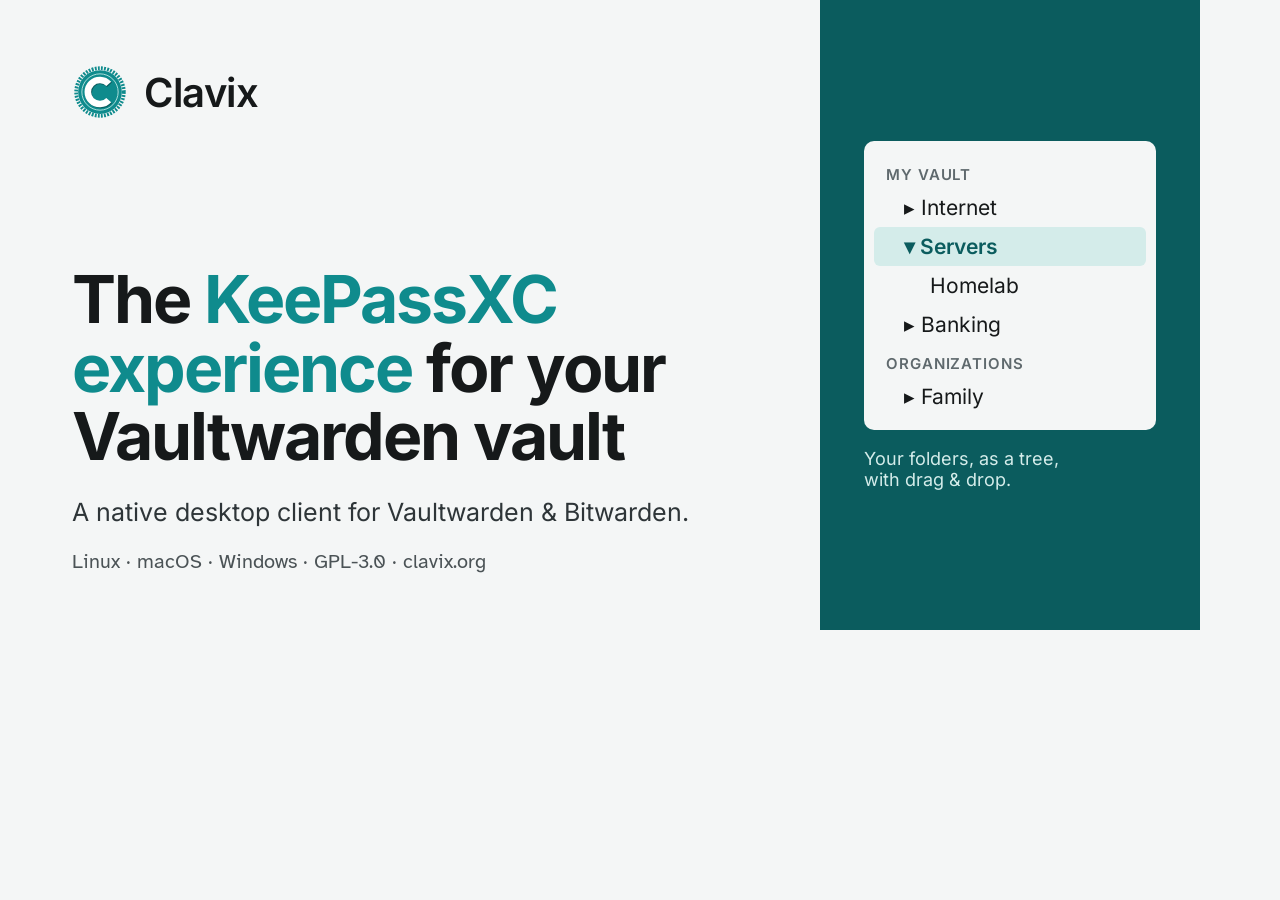
<file: .mockups/social-card.html>
<!DOCTYPE html>
<html lang="en">
<head>
<meta charset="UTF-8">
<title>Clavix social card</title>
<!-- Source of assets/social-card.png (1200x630). Render with:
     google-chrome --headless=new --hide-scrollbars --window-size=1200,630 \
       --screenshot=assets/social-card.png file://$PWD/.mockups/social-card.html -->
<style>
@font-face { font-family: 'Inter'; font-weight: 100 900; src: url('../assets/fonts/inter-latin.woff2') format('woff2'); }
@font-face { font-family: 'Atkinson Hyperlegible'; font-weight: 400; src: url('../assets/fonts/atkinson-hyperlegible-latin-400-normal.woff2') format('woff2'); }
* { box-sizing: border-box; margin: 0; padding: 0; }
html, body { width: 1200px; height: 630px; overflow: hidden; }
body {
  background: #f4f6f6; color: #16191a; font-family: Inter, sans-serif; font-feature-settings: "cv11","ss01","ss03";
  display: grid; grid-template-columns: 1fr 380px; position: relative;
}
.copy { padding: 64px 0 56px 72px; display: flex; flex-direction: column; }
.brand { display: flex; align-items: center; gap: 16px; font-size: 40px; font-weight: 600; letter-spacing: -0.01em; }
h1 { margin-top: auto; font-size: 66px; line-height: 1.04; letter-spacing: -0.03em; font-weight: 700; max-width: 700px; }
h1 em { font-style: normal; color: #0f8b8d; }
.sub { margin-top: 26px; font-size: 25px; color: #2e3538; }
.facts { margin-top: 22px; font-family: 'Atkinson Hyperlegible', sans-serif; font-size: 20px; color: #4b5356; }
.side { background: #0b5c5e; display: flex; flex-direction: column; justify-content: center; padding: 0 44px; gap: 10px; }
.tree { background: #f4f6f6; border-radius: 10px; padding: 14px 10px; font-size: 21px; }
.n { padding: 7px 12px; border-radius: 6px; display: flex; color: #16191a; }
.n.d1 { padding-left: 30px; } .n.d2 { padding-left: 56px; }
.n.on { background: #d4ecea; color: #0b5c5e; font-weight: 600; }
.sec { font-size: 15px; font-weight: 600; letter-spacing: 0.06em; color: #5f696d; padding: 10px 12px 4px; }
.cap { color: #d4ecea; font-size: 18px; margin-top: 8px; }
</style>
</head>
<body>
  <div class="copy">
    <div class="brand"><svg width="56" height="56" viewBox="0 0 512 512"><circle cx="256" cy="256" r="218" fill="none" stroke="#0f8b8d" stroke-width="34" stroke-dasharray="17 11.6"/><circle cx="256" cy="256" r="200" fill="#0f8b8d"/><circle cx="256" cy="256" r="166" fill="none" stroke="#bfe9e4" stroke-width="8"/><path d="M336 182 A110 110 0 1 0 336 330" fill="none" stroke="#0b5c5e" stroke-width="60" transform="translate(7 8)"/><path d="M336 182 A110 110 0 1 0 336 330" fill="none" stroke="#fff" stroke-width="60"/></svg>Clavix</div>
    <h1>The <em>KeePassXC experience</em> for your Vaultwarden vault</h1>
    <p class="sub">A native desktop client for Vaultwarden &amp; Bitwarden.</p>
    <p class="facts">Linux · macOS · Windows · GPL-3.0 · clavix.org</p>
  </div>
  <div class="side">
    <div class="tree">
      <div class="sec">MY VAULT</div>
      <div class="n d1">▸ Internet</div>
      <div class="n d1 on">▾ Servers</div>
      <div class="n d2">Homelab</div>
      <div class="n d1">▸ Banking</div>
      <div class="sec">ORGANIZATIONS</div>
      <div class="n d1">▸ Family</div>
    </div>
    <p class="cap">Your folders, as a tree,<br>with drag &amp; drop.</p>
  </div>
</body>
</html>
</file>
<file: css/style.css>
/* ===========================================================
   Clavix — landing page
   The app's own identity: cool neutrals, one verdigris accent
   family, the seal, Inter for the interface and Atkinson
   Hyperlegible for identifiers, paths and code. Light and dark
   follow the visitor's system. Tokens mirror the app's
   src/styles/tokens.css (see the clavix repo's DESIGN.md).
   Hand-written, no framework, no third-party requests.
   =========================================================== */

/* --- Self-hosted fonts (honours the no-telemetry promise) --- */
@font-face {
  font-family: 'Inter';
  font-style: normal;
  font-weight: 100 900;
  font-display: swap;
  src: url('../assets/fonts/inter-latin.woff2') format('woff2');
}
@font-face {
  font-family: 'Atkinson Hyperlegible';
  font-style: normal;
  font-weight: 400;
  font-display: swap;
  src: url('../assets/fonts/atkinson-hyperlegible-latin-400-normal.woff2') format('woff2');
}
@font-face {
  font-family: 'Atkinson Hyperlegible';
  font-style: normal;
  font-weight: 700;
  font-display: swap;
  src: url('../assets/fonts/atkinson-hyperlegible-latin-700-normal.woff2') format('woff2');
}

/* --- Design tokens: light --- */
:root {
  color-scheme: light dark;

  --ground: #f4f6f6;
  --paper: #ffffff;
  --pane: #eaeded;
  --header: #f7f9f9;
  --inset: #eef1f1;
  --code: #e6eaea;
  --row-hover: #eef3f3;

  --ink: #16191a;
  --ink-2: #2e3538;
  --ink-label: #4b5356;
  /* The app's #6c767a only reaches 4.3:1 on the ground; one step darker keeps 4.5:1 everywhere. */
  --muted: #5f696d;

  --hair: #d8dcdc;
  --hair-input: #c9cfcf;
  --hair-soft: #e6eaea;

  /* Verdigris family. #0f8b8d carries 4.1:1 under white text, so text-bearing
     fills use a half-step deeper verdigris; the mark and strokes keep the pure hue. */
  --acc: #0f8b8d;
  --acc-fill: #0d7f81;
  --acc-press: #0b5c5e;
  --acc-text: #0c6f71;
  --acc-display: #0f8b8d;
  --deep: #0b5c5e;
  --mint: #bfe9e4;
  --wash: #e3f3f1;
  --sel: #d4ecea;
  --sel-ink: #0b5c5e;
  --focus: #0f8b8d;

  --amber-ink: #7a4b00;
  --amber-bg: #fff4dc;
  --amber-line: #f0d08a;
  --ok: #15803d;
  --status-fresh: #22c55e;

  /* Deep-teal bands are deep teal in both themes. */
  --band: #0b5c5e;
  --band-ink: #ffffff;
  --band-soft: #d4ecea;
  --band-mint: #bfe9e4;
  --band-line: rgba(191, 233, 228, 0.28);
  --band-chip: rgba(255, 255, 255, 0.1);
  --band-well: #08484a;

  /* The KeePassXC depiction: neutral greys only. */
  --kp-bg: #ffffff;
  --kp-bar: #ececec;
  --kp-side: #f5f5f5;
  --kp-line: #d0d0d0;
  --kp-row: #ededed;
  --kp-head: #f0f0f0;
  --kp-sel: #d2d2d2;
  --kp-ink: #333333;
  --kp-ic: #c4c4c4;
  --kp-fold: #b0b0b0;

  --toast: #0b5c5e;
  --toast-shadow: rgba(22, 25, 26, 0.1);
  --scrim: rgba(22, 25, 26, 0.06);

  --font-sans: 'Inter', -apple-system, BlinkMacSystemFont, 'Segoe UI', Roboto, Ubuntu, Cantarell, sans-serif;
  --font-data: 'Atkinson Hyperlegible', 'Inter', -apple-system, 'Segoe UI', Roboto, sans-serif;

  --header-h: 64px;
  --maxw: 1200px;
  --gutter: 2rem;
}

/* --- Design tokens: dark (same list, other values) --- */
@media (prefers-color-scheme: dark) {
  :root {
    --ground: #171a1b;
    --paper: #1f2425;
    --pane: #262c2d;
    --header: #1c2122;
    --inset: #171a1b;
    --code: #30373a;
    --row-hover: #283031;

    --ink: #eceff0;
    --ink-2: #c9d0d2;
    --ink-label: #c1c9cc;
    --muted: #a9b3b6;

    --hair: #343b3d;
    --hair-input: #3f4749;
    --hair-soft: #2c3335;

    --acc: #0f8b8d;
    --acc-fill: #0d7f81;
    --acc-press: #0b5c5e;
    --acc-text: #7fd1cd;
    --acc-display: #3fb3b1;
    --deep: #0b5c5e;
    --mint: #1f3c3d;
    --wash: #1f3c3d;
    --sel: #255052;
    --sel-ink: #7fd1cd;
    --focus: #3fb3b1;

    --amber-ink: #f0c070;
    --amber-bg: #3a2f1a;
    --amber-line: #5c4a26;
    --ok: #6ecf9a;
    --status-fresh: #22c55e;

    --kp-bg: #2b2b2b;
    --kp-bar: #353535;
    --kp-side: #303030;
    --kp-line: #454545;
    --kp-row: #363636;
    --kp-head: #333333;
    --kp-sel: #4d4d4d;
    --kp-ink: #dedede;
    --kp-ic: #555555;
    --kp-fold: #7a7a7a;

    --toast: #0b5c5e;
    --toast-shadow: rgba(0, 0, 0, 0.45);
    --scrim: rgba(0, 0, 0, 0.25);
  }
}

/* --- Reset --- */
*, *::before, *::after { box-sizing: border-box; margin: 0; padding: 0; }

html {
  scroll-behavior: smooth;
  scroll-padding-top: calc(var(--header-h) + 16px);
  -webkit-text-size-adjust: 100%;
}
@media (prefers-reduced-motion: reduce) {
  html { scroll-behavior: auto; }
  *, *::before, *::after { transition: none !important; animation: none !important; }
}

body {
  font-family: var(--font-sans);
  font-size: 1rem;
  line-height: 1.55;
  font-feature-settings: "cv11", "ss01", "ss03";
  color: var(--ink);
  background: var(--ground);
  -webkit-font-smoothing: antialiased;
  overflow-x: hidden;
}

img, svg { display: block; }
a { color: var(--acc-text); text-decoration: underline; text-underline-offset: 3px; text-decoration-thickness: 1px; }
a:hover { color: var(--ink); }
ul, ol { list-style: none; }
code, kbd, pre { font-family: var(--font-data); }
code {
  font-size: 0.92em;
  background: var(--code);
  border-radius: 3px;
  padding: 0.05em 0.35em;
  overflow-wrap: anywhere;
}
kbd {
  display: inline-block;
  font-size: 0.82em;
  font-weight: 700;
  line-height: 1.3;
  padding: 0.05em 0.45em;
  border: 1px solid var(--hair-input);
  border-bottom-width: 2px;
  border-radius: 4px;
  background: var(--paper);
  color: var(--ink);
}
strong, b { font-weight: 600; }
::selection { background: var(--sel); color: var(--ink); }

:focus-visible { outline: 2px solid var(--focus); outline-offset: 2px; border-radius: 4px; }

.sprite { position: absolute; width: 0; height: 0; overflow: hidden; }
.visually-hidden {
  position: absolute !important; width: 1px; height: 1px; padding: 0; margin: -1px;
  overflow: hidden; clip: rect(0 0 0 0); white-space: nowrap; border: 0;
}
.skip-link {
  position: absolute; left: 1rem; top: -100px; z-index: 100;
  background: var(--paper); color: var(--ink); border: 2px solid var(--focus);
  padding: 0.6rem 1rem; border-radius: 6px; font-weight: 600; text-decoration: none;
}
.skip-link:focus { top: 1rem; }

.container { width: 100%; max-width: calc(var(--maxw) + 2 * var(--gutter)); margin: 0 auto; padding: 0 var(--gutter); }

/* --- Buttons --- */
.btn {
  display: inline-flex; align-items: center; justify-content: center; gap: 0.55rem;
  min-height: 2.25rem; padding: 0.45rem 0.9rem;
  border-radius: 6px; border: 1px solid transparent;
  font: 600 0.95rem/1.2 var(--font-sans);
  text-decoration: none; white-space: nowrap; cursor: pointer;
  transition: background-color 0.12s, border-color 0.12s, color 0.12s;
}
.btn-lg { min-height: 3rem; padding: 0.75rem 1.35rem; font-size: 1rem; border-radius: 8px; }
.btn-sm { min-height: 2.25rem; padding: 0.4rem 0.9rem; font-size: 0.9rem; }
.btn-primary { background: var(--acc-fill); border-color: var(--acc-fill); color: #fff; }
.btn-primary:hover { background: var(--acc-press); border-color: var(--acc-press); color: #fff; }
.btn-primary small { font-weight: 500; font-size: 0.875rem; opacity: 0.92; }
.btn-secondary { background: var(--paper); border-color: var(--hair-input); color: var(--ink); }
.btn-secondary:hover { background: var(--row-hover); color: var(--ink); }

/* --- Alpha bar --- */
.alpha-bar {
  background: var(--amber-bg); color: var(--amber-ink);
  border-bottom: 1px solid var(--amber-line);
  font-size: 0.875rem; text-align: center; padding: 0.55rem var(--gutter);
}
.alpha-bar a { color: var(--amber-ink); font-weight: 600; }
.alpha-bar a:hover { color: var(--amber-ink); text-decoration-thickness: 2px; }

/* --- Header --- */
.header {
  position: sticky; top: 0; z-index: 50;
  background: var(--ground);
  border-bottom: 1px solid var(--hair);
}
.nav { height: var(--header-h); display: flex; align-items: center; gap: 1.5rem; }
.logo {
  display: inline-flex; align-items: center; gap: 0.6rem;
  color: var(--ink); text-decoration: none; margin-right: auto;
}
.logo:hover { color: var(--ink); }
.wordmark { font-weight: 600; font-size: 1.25rem; letter-spacing: -0.01em; }
.nav-links { display: flex; align-items: center; gap: 1.6rem; }
.nav-links a:not(.btn) {
  color: var(--ink-2); text-decoration: none; font-size: 0.94rem; font-weight: 500;
  display: inline-flex; align-items: center; gap: 0.4rem; padding: 0.35rem 0;
}
.nav-links a:not(.btn):hover { color: var(--acc-text); }
.nav-links a.active { color: var(--acc-text); text-decoration: underline; text-underline-offset: 8px; text-decoration-thickness: 2px; }
.nav-toggle {
  display: none; background: none; border: 1px solid var(--hair-input); border-radius: 6px;
  color: var(--ink); width: 2.5rem; height: 2.5rem; align-items: center; justify-content: center; cursor: pointer;
}

/* --- Section rhythm --- */
section { padding: 6rem 0; }
.section-head { max-width: 980px; margin-bottom: 2.5rem; }
h1, h2, h3, h4 { text-wrap: balance; }
h2 { font-size: clamp(1.9rem, 1.3rem + 2.2vw, 2.5rem); line-height: 1.12; letter-spacing: -0.025em; font-weight: 700; }
.section-sub { font-size: 1.0625rem; color: var(--ink-2); margin-top: 0.85rem; max-width: 68ch; }

/* ===========================================================
   Hero
   =========================================================== */
.hero { padding: 2.75rem 0 4rem; }
.hero-grid {
  display: grid; grid-template-columns: minmax(0, 1.25fr) minmax(0, 1fr);
  gap: 4rem; align-items: end; margin-bottom: 2.25rem;
}
.hero h1 {
  font-size: clamp(2.4rem, 1.2rem + 4vw, 3.5rem);
  line-height: 1.06; letter-spacing: -0.03em; font-weight: 700;
}
.hero h1 em { font-style: normal; color: var(--acc-display); }
.doors { margin-top: 1.5rem; display: grid; gap: 0.4rem; font-size: 1rem; }
.doors li { color: var(--ink-2); }
.doors span { font-weight: 600; color: var(--ink); }
.doors a { font-weight: 500; }
.hero-lead { font-size: 1.125rem; color: var(--ink-2); margin-bottom: 1.4rem; }
.actions { display: flex; flex-wrap: wrap; gap: 0.75rem; }
.hero-meta { margin-top: 0.9rem; font-size: 0.8125rem; color: var(--muted); }
.hero-meta b { color: var(--ink-2); font-weight: 600; }
.hero-meta span { white-space: nowrap; margin-right: 0.9rem; }
.hero-meta a { color: var(--acc-text); }

/* --- Before / after --- */
.pair {
  display: grid; grid-template-columns: minmax(0, 0.8fr) 64px minmax(0, 1.2fr);
  align-items: start;
}
.pair-label {
  font-size: 0.75rem; font-weight: 600; letter-spacing: 0.08em; text-transform: uppercase;
  color: var(--muted); margin-bottom: 0.5rem;
}
.pair-label.is-after { color: var(--acc-text); }
.pair-arrow { display: flex; justify-content: center; align-self: center; color: var(--acc); padding-top: 1.5rem; }
.pair-cap { margin-top: 0.7rem; font-size: 0.8125rem; color: var(--muted); }

.win {
  border: 1px solid var(--hair); border-radius: 10px; overflow: hidden;
  height: 360px; display: flex; flex-direction: column;
  font-size: 13px; line-height: 1.35;
}
.data { font-family: var(--font-data); }

/* KeePassXC-like window: neutral greys, its own system font */
.kp {
  background: var(--kp-bg); border-color: var(--kp-line); color: var(--kp-ink);
  font-family: 'Segoe UI', Ubuntu, Cantarell, Arial, sans-serif; font-feature-settings: normal;
}
.kp-bar {
  height: 42px; flex: none; display: flex; align-items: center; gap: 8px; padding: 0 12px;
  background: var(--kp-bar); border-bottom: 1px solid var(--kp-line);
}
.kp-bar i { width: 20px; height: 20px; border-radius: 4px; background: var(--kp-ic); }
.kp-bar b { width: 1px; height: 20px; background: var(--kp-line); margin: 0 4px; }
.kp-body { flex: 1; display: grid; grid-template-columns: 140px minmax(0, 1fr); min-height: 0; }
.kp-groups { background: var(--kp-side); border-right: 1px solid var(--kp-line); padding: 8px 0; }
.kp-groups li { padding: 4px 10px; white-space: nowrap; display: flex; align-items: center; }
.kp-groups .d1 { padding-left: 24px; }
.kp-groups .d2 { padding-left: 38px; }
.kp-groups .on, .kp-table tr.on td { background: var(--kp-sel); }
.kp-fold { width: 12px; height: 9px; background: var(--kp-fold); border-radius: 1px; margin-right: 6px; flex: none; }
.kp-table { width: 100%; border-collapse: collapse; table-layout: fixed; align-self: start; }
.kp-table th {
  text-align: left; font-weight: 600; font-size: 12px; background: var(--kp-head);
  border-bottom: 1px solid var(--kp-line); padding: 6px 8px;
}
.kp-table td {
  padding: 6px 8px; border-bottom: 1px solid var(--kp-row);
  white-space: nowrap; overflow: hidden; text-overflow: ellipsis;
}

/* Clavix window: the app's real three-column shell */
.cx { background: var(--ground); padding: 8px; gap: 8px; color: var(--ink); position: relative; }
.cx-bar {
  height: 40px; flex: none; display: flex; align-items: center; gap: 12px; padding: 4px 10px;
  background: var(--paper); border: 1px solid var(--hair); border-radius: 6px;
}
.cx-brand { display: flex; align-items: center; gap: 7px; font-weight: 600; font-size: 13.5px; padding-right: 12px; border-right: 1px solid var(--hair); }
.cx-tools { display: flex; gap: 12px; color: var(--ink-2); }
.cx-tools svg { width: 16px; height: 16px; }
.cx-sync { margin-left: auto; display: flex; align-items: center; gap: 6px; font-size: 12px; color: var(--muted); white-space: nowrap; }
.cx-sync i { width: 7px; height: 7px; border-radius: 50%; background: var(--status-fresh); box-shadow: 0 0 0 2px rgba(34, 197, 94, 0.2); }
.cx-cols { flex: 1; min-height: 0; display: grid; grid-template-columns: 158px minmax(0, 1fr) 196px; gap: 8px; }
.cx-tree { background: var(--pane); border: 1px solid var(--hair); border-radius: 8px; padding: 6px 5px; overflow: hidden; }
.cx-tree .n { display: flex; align-items: center; padding: 4px 7px; border-radius: 6px; white-space: nowrap; }
.cx-tree .n span { margin-left: auto; color: var(--muted); font-size: 12px; font-variant-numeric: tabular-nums; }
.cx-tree .n .car { width: 12px; height: 12px; color: var(--muted); flex: none; margin-right: 3px; }
.cx-tree .d1 { padding-left: 9px; }
.cx-tree .d2 { padding-left: 30px; }
.cx-tree .on { background: var(--sel); color: var(--sel-ink); font-weight: 600; }
.cx-tree .on span, .cx-tree .on .car { color: var(--sel-ink); }
.cx-tree .sec {
  font-size: 12px; font-weight: 600; letter-spacing: 0.05em; text-transform: uppercase;
  color: var(--muted); padding: 8px 7px 3px;
}
.cx-list, .cx-det { background: var(--paper); border: 1px solid var(--hair); border-radius: 8px; overflow: hidden; }
.cx-lh { padding: 8px 10px; font-weight: 600; border-bottom: 1px solid var(--hair); background: var(--header); white-space: nowrap; }
.cx-lh span { color: var(--muted); font-weight: 400; }
.cx-list .row {
  display: grid; grid-template-columns: minmax(0, 1fr) minmax(0, 0.8fr); gap: 8px;
  padding: 7px 10px; border-bottom: 1px solid var(--hair-soft); white-space: nowrap;
}
.cx-list .row > span { overflow: hidden; text-overflow: ellipsis; }
.cx-list .row .data { color: var(--ink-label); }
.cx-list .row.on { background: var(--acc-fill); color: #fff; }
.cx-list .row.on .data { color: #fff; }
.cx-det { padding: 10px 12px; }
.badge {
  display: inline-block; font-size: 12px; font-weight: 600; line-height: 1.4;
  background: var(--wash); color: var(--sel-ink); border-radius: 3px; padding: 0 6px;
}
.cx-title { font-weight: 600; font-size: 14.5px; margin: 6px 0 1px; }
.cx-path { font-size: 12px; color: var(--muted); margin-bottom: 8px; }
.cx-det .k { font-size: 12px; color: var(--muted); font-weight: 500; margin-top: 8px; }
.cx-det .v { display: flex; align-items: center; justify-content: space-between; gap: 6px; white-space: nowrap; overflow: hidden; }
.cx-det .v svg { width: 14px; height: 14px; color: var(--muted); flex: none; }
.cx-edit {
  display: inline-block; margin-top: 12px; background: var(--acc-fill); color: #fff;
  border-radius: 6px; padding: 4px 12px; font-size: 12px; font-weight: 600;
}


/* ===========================================================
   Moving from KeePassXC
   =========================================================== */
.migrate { padding-top: 2rem; }
.steps { display: grid; grid-template-columns: repeat(3, minmax(0, 1fr)); gap: 1.5rem; }
.step {
  background: var(--paper); border: 1px solid var(--hair); border-radius: 10px;
  padding: 1.6rem 1.6rem 1.5rem; display: flex; flex-direction: column;
}
.num {
  display: inline-flex; width: 34px; height: 34px; border-radius: 50%; align-items: center; justify-content: center;
  background: var(--wash); color: var(--sel-ink); font-weight: 700; margin-bottom: 1rem;
}
.step h3 { font-size: 1.25rem; line-height: 1.3; letter-spacing: -0.01em; font-weight: 600; margin-bottom: 0.5rem; }
.step p { font-size: 0.9375rem; color: var(--ink-2); }
.vis {
  margin-top: auto; padding-top: 1.1rem; border-top: 1px solid var(--hair);
  display: flex; flex-wrap: wrap; align-items: center; gap: 0.5rem; font-size: 0.8125rem; color: var(--ink-2);
}
.step p + .vis { margin-top: 1.25rem; }
.vis .to { width: 14px; height: 14px; color: var(--acc-text); flex: none; }
.chip { font-family: var(--font-data); background: var(--code); border-radius: 4px; padding: 0.1rem 0.45rem; color: var(--ink); }
.vis .pill { background: var(--sel); color: var(--sel-ink); border-radius: 6px; padding: 0.15rem 0.6rem; font-weight: 600; }
.vis .drag { background: var(--acc-fill); color: #fff; border-radius: 6px; padding: 0.2rem 0.65rem; font-weight: 500; }
.vis .org { background: var(--wash); color: var(--sel-ink); border: 1px dashed var(--acc); border-radius: 6px; padding: 0.15rem 0.6rem; }

/* ===========================================================
   Already on Vaultwarden / Bitwarden
   =========================================================== */
.vw { padding-top: 2rem; }
.vw-grid { display: grid; grid-template-columns: minmax(0, 0.9fr) minmax(0, 1.1fr); gap: 4rem; align-items: center; }
.vw-list {
  margin-top: 3.5rem;
  display: grid; grid-template-columns: repeat(4, minmax(0, 1fr)); gap: 1.75rem 2.5rem;
}
.vw-list dt { font-weight: 600; font-size: 1rem; margin-bottom: 0.3rem; }
.vw-list dt kbd { font-size: 0.8125rem; }
.vw-list dd { font-size: 0.9375rem; color: var(--ink-2); }
.vw-servers {
  margin-top: 1.5rem; font-size: 0.9375rem; color: var(--ink-2);
}
.vw-servers strong { color: var(--ink); }
.vw-demo figcaption { margin-top: 0.7rem; font-size: 0.8125rem; color: var(--muted); }
.vw-demo figcaption kbd { font-size: 0.75rem; }
.cx-keys { height: 340px; }
.cx-search {
  flex: 1; max-width: 260px; display: flex; align-items: center; gap: 7px;
  height: 28px; padding: 0 9px; border: 1px solid var(--acc); border-radius: 6px;
  box-shadow: 0 0 0 2px rgba(15, 139, 141, 0.22);
  font-family: var(--font-data); color: var(--ink);
}
.cx-search svg { width: 14px; height: 14px; color: var(--muted); flex: none; }
.cx-search .caret { width: 1px; height: 15px; background: var(--ink); margin-left: -5px; }
.cx-toast {
  position: absolute; left: 50%; bottom: 18px; transform: translateX(-50%);
  display: flex; align-items: center; gap: 12px;
  background: var(--toast); color: #fff; border-radius: 8px; padding: 8px 10px 8px 14px;
  font-size: 13px; white-space: nowrap;
  box-shadow: 0 4px 14px var(--toast-shadow);
}
.cx-toast-btn { background: #fff; color: var(--toast); border-radius: 6px; padding: 4px 10px; font-weight: 500; }

/* ===========================================================
   Features: the deep-teal band
   =========================================================== */
.features { background: var(--band); color: var(--band-ink); }
/* One sentence: let it run the width of the heading instead of breaking before its last words. */
.features .section-sub { color: var(--band-soft); max-width: none; }
.fgroups { display: grid; grid-template-columns: repeat(3, minmax(0, 1fr)); gap: 2.5rem; }
.fgroup h3 {
  font-size: 0.8125rem; font-weight: 600; letter-spacing: 0.08em; text-transform: uppercase;
  color: var(--band-mint); padding-bottom: 0.65rem; border-bottom: 1px solid var(--band-line); margin-bottom: 1.25rem;
}
.fitem + .fitem { margin-top: 1.4rem; }
.fitem h4 { display: flex; align-items: flex-start; gap: 0.55rem; font-size: 1.0625rem; font-weight: 600; line-height: 1.35; margin-bottom: 0.3rem; }
.fitem h4 svg { color: var(--band-mint); flex: none; margin-top: 0.12rem; }
.fitem p { font-size: 0.9375rem; color: var(--band-soft); }
.fitem strong { color: var(--band-ink); }
.fitem code { background: var(--band-chip); color: var(--band-ink); }

/* ===========================================================
   Security
   =========================================================== */
.sec-grid { display: grid; grid-template-columns: minmax(0, 1fr) minmax(0, 1.05fr); gap: 3rem; align-items: start; }
.sec-note {
  background: var(--amber-bg); color: var(--amber-ink); border: 1px solid var(--amber-line);
  border-radius: 8px; padding: 1rem 1.15rem; margin-bottom: 1.75rem; font-size: 0.9375rem;
}
.sec-note strong { font-weight: 700; }
.sec-docs { display: flex; flex-wrap: wrap; gap: 0.35rem 1.1rem; margin-top: 0.65rem; }
.sec-docs a { color: var(--amber-ink); font-weight: 600; }
.sec-docs a:hover { color: var(--amber-ink); text-decoration-thickness: 2px; }
.sec-item { display: flex; gap: 0.9rem; padding: 1.1rem 0; border-top: 1px solid var(--hair); }
.sec-item .ck { color: var(--acc-text); flex: none; margin-top: 0.15rem; }
.sec-item h3 { font-size: 1.0625rem; font-weight: 600; margin-bottom: 0.2rem; }
.sec-item p { font-size: 0.9375rem; color: var(--ink-2); }

.code-card { position: sticky; top: calc(var(--header-h) + 2rem); background: var(--paper); border: 1px solid var(--hair); border-radius: 10px; overflow: hidden; }
.code-head {
  display: flex; flex-wrap: wrap; align-items: baseline; justify-content: space-between; gap: 0.3rem 1rem;
  padding: 0.7rem 1rem; background: var(--header); border-bottom: 1px solid var(--hair); font-size: 0.8125rem;
}
.code-head a { font-family: var(--font-data); font-weight: 700; }
.code-head span { color: var(--muted); }
.code-card pre {
  margin: 0; padding: 1.1rem 1.2rem; overflow-x: auto;
  font-size: 0.8125rem; line-height: 1.65; color: var(--ink); tab-size: 4;
}
.code-card pre code { background: none; padding: 0; font-size: inherit; overflow-wrap: normal; }
.code-card .kw { color: var(--acc-text); font-weight: 700; }
.code-card .fn2 { color: var(--ink); font-weight: 700; }
.code-card .cm { color: var(--muted); }

/* ===========================================================
   Comparison
   =========================================================== */
.compare { background: var(--paper); border-top: 1px solid var(--hair); border-bottom: 1px solid var(--hair); }
.table-wrap { border: 1px solid var(--hair); border-radius: 10px; overflow-x: auto; background: var(--paper); }
table { width: 100%; border-collapse: collapse; }
.compare table { font-size: 0.9375rem; min-width: 720px; }
.compare thead th, .compare thead td { background: var(--header); border-bottom: 1px solid var(--hair); }
.compare thead th { padding: 0.85rem 1.1rem; text-align: left; font-size: 0.8125rem; font-weight: 600; letter-spacing: 0.06em; text-transform: uppercase; color: var(--muted); }
.compare thead th.col-clavix { color: var(--sel-ink); background: var(--wash); }
.compare tbody th { padding: 0.8rem 1.1rem; text-align: left; font-weight: 500; color: var(--ink); border-bottom: 1px solid var(--hair-soft); }
.compare tbody td { padding: 0.8rem 1.1rem; color: var(--ink-2); border-bottom: 1px solid var(--hair-soft); vertical-align: middle; }
.compare tbody tr:last-child th, .compare tbody tr:last-child td { border-bottom: 0; }
td > svg, td > .ic { display: inline-block; vertical-align: middle; }
.ic { width: 18px; height: 18px; }
.ic-yes { color: var(--ok); }
.ic-no { color: var(--muted); }
.ic-part { color: var(--ink-2); }
.ic-unk { color: var(--muted); font-weight: 600; }
.col-clavix-cell { background: var(--wash); }
.col-clavix-cell strong { color: var(--ink); }
.col-clavix-cell.is-lose { background: var(--amber-bg); color: var(--amber-ink); font-weight: 600; }
.cell-note { margin-left: 0.4rem; font-size: 0.8125rem; color: var(--muted); }
.fn-ref { font-size: 0.75rem; margin-left: 0.1rem; vertical-align: super; line-height: 0; }
.fn-ref a { display: inline-block; min-width: 1.4rem; padding: 0.35rem 0.2rem; text-align: center; }
.comp-notes {
  margin-top: 1.4rem; padding-left: 1.2rem; list-style: decimal;
  font-size: 0.8125rem; color: var(--muted); display: grid; gap: 0.35rem;
}
.comp-notes li:target { color: var(--ink); }
.comp-note { margin-top: 1rem; font-size: 0.8125rem; color: var(--muted); }

/* ===========================================================
   Download: the installer
   =========================================================== */
.dl-grid { display: grid; grid-template-columns: minmax(0, 0.8fr) minmax(0, 1.2fr); gap: 3.5rem; align-items: start; }
.dl-version { margin-top: 1.5rem; font-size: 0.9375rem; color: var(--ink-2); }
.dl-version a { font-weight: 600; }
.chip-alpha {
  display: inline-block; margin-left: 0.25rem; padding: 0 0.45rem; border-radius: 999px;
  font-size: 0.75rem; font-weight: 600; letter-spacing: 0.04em; vertical-align: 0.1em;
  color: var(--amber-ink); background: var(--amber-bg); border: 1px solid var(--amber-line);
}
.dl-verify { margin-top: 1.75rem; border: 1px solid var(--hair); border-radius: 8px; background: var(--paper); }
.dl-verify summary {
  display: flex; align-items: center; gap: 0.6rem; padding: 0.85rem 1rem; cursor: pointer;
  font-weight: 600; font-size: 0.9375rem; list-style: none;
}
.dl-verify summary::-webkit-details-marker { display: none; }
.dl-verify summary .fmt { font-family: var(--font-data); font-size: 0.8125rem; font-weight: 400; color: var(--muted); }
.dl-verify summary .chev { margin-left: auto; color: var(--muted); }
.dl-verify[open] summary .chev { transform: rotate(180deg); }
.dl-verify-body { padding: 0 1rem 1rem; font-size: 0.875rem; color: var(--ink-2); }
.dl-proves { margin-top: 0.75rem; padding-top: 0.75rem; border-top: 1px solid var(--hair); }
.dl-sums { margin-top: 0.9rem; display: grid; gap: 0.55rem; }
.dl-sums li { display: grid; gap: 0.15rem; }
.dl-sum-name { font-family: var(--font-data); font-size: 0.8125rem; color: var(--ink); font-weight: 700; }
.dl-sums code { font-size: 0.75rem; word-break: break-all; user-select: all; }
.dl-foot { margin-top: 1.5rem; font-size: 0.875rem; color: var(--muted); }

.installer { background: var(--band); color: var(--band-ink); border-radius: 10px; padding: 1.75rem; }
.inst-note {
  display: flex; gap: 0.75rem; align-items: flex-start;
  background: var(--amber-bg); color: var(--amber-ink); border: 1px solid var(--amber-line);
  border-radius: 8px; padding: 0.85rem 1rem; font-size: 0.875rem; line-height: 1.5;
}
.inst-note svg { flex: none; margin-top: 0.1rem; }
.inst-note strong { font-weight: 700; }
.inst-note a { color: var(--amber-ink); font-weight: 600; }
.inst-note a:hover { color: var(--amber-ink); text-decoration-thickness: 2px; }

.dl-tabs { display: flex; gap: 0.3rem; margin-top: 1.5rem; border-bottom: 1px solid var(--band-line); }
.dl-tab {
  display: inline-flex; align-items: baseline; gap: 0.5rem;
  padding: 0.7rem 1.1rem; margin-bottom: -1px;
  background: none; color: var(--band-soft); border: 1px solid transparent; border-bottom: 0;
  border-radius: 8px 8px 0 0; font: 600 1rem/1.2 var(--font-sans); cursor: pointer;
}
.dl-tab:hover { color: var(--band-ink); }
.dl-tab[aria-selected="true"] { background: var(--paper); color: var(--ink); border-color: var(--paper); }
.dl-tab:focus-visible { outline-color: var(--band-mint); outline-offset: -3px; }
.dl-yours { font-size: 0.75rem; font-weight: 600; color: var(--band-mint); }
.dl-tab[aria-selected="true"] .dl-yours { color: var(--acc-text); }

.dl-card { background: var(--paper); color: var(--ink); border-radius: 0 8px 8px 8px; padding: 0.5rem 1.25rem 1.25rem; }
.dl-os-name { font-size: 1rem; font-weight: 600; padding: 0.75rem 0 0.25rem; }
.js .dl-os-name { position: absolute; width: 1px; height: 1px; overflow: hidden; clip: rect(0 0 0 0); white-space: nowrap; }
.js .dl-card[hidden] { display: none; }
html:not(.js) .dl-tabs { display: none; }
html:not(.js) .dl-card { border-radius: 8px; }
html:not(.js) .dl-card + .dl-card { margin-top: 1rem; }

.dl-links { display: grid; }
.dl-pkg {
  display: grid; grid-template-columns: 20px auto minmax(0, 1fr) auto; align-items: center; gap: 0.25rem 0.8rem;
  padding: 0.85rem 0.6rem; margin: 0 -0.6rem; border-radius: 6px;
  color: var(--ink); text-decoration: none; border-bottom: 1px solid var(--hair-soft);
}
.dl-pkg:hover { background: var(--row-hover); color: var(--ink); }
.dl-pkg .dl-ico { color: var(--acc-text); }
.dl-name { font-weight: 600; font-size: 1rem; }
.dl-desc { font-size: 0.875rem; color: var(--muted); min-width: 0; }
.dl-pkg .fmt { font-family: var(--font-data); font-size: 0.8125rem; color: var(--muted); white-space: nowrap; font-variant-numeric: tabular-nums; }
.dl-size:not(:empty)::after { content: ' · '; }
.dl-pkg.dl-main { background: var(--wash); border-bottom-color: transparent; }
.dl-pkg.dl-main:hover { background: var(--sel); }
.dl-pkg.dl-main .dl-name { color: var(--sel-ink); }
.dl-note { margin-top: 1rem; font-size: 0.875rem; color: var(--ink-2); }
.cmd { margin-top: 0.75rem; display: grid; gap: 0.35rem; }
.cmd-label { font-size: 0.8125rem; color: var(--muted); font-weight: 500; }
.cmd-chip {
  display: flex; align-items: center; gap: 0.75rem;
  background: var(--inset); border: 1px solid var(--hair); border-radius: 6px; padding: 0.45rem 0.5rem 0.45rem 0.85rem;
}
.cmd-chip code { flex: 1; min-width: 0; background: none; padding: 0; font-size: 0.875rem; overflow-x: auto; white-space: nowrap; overflow-wrap: normal; }
.cmd-ps { color: var(--muted); user-select: none; }
.copy {
  flex: none; font: 500 0.8125rem/1 var(--font-sans); color: var(--acc-text);
  background: var(--paper); border: 1px solid var(--hair-input); border-radius: 6px;
  padding: 0.4rem 0.65rem; cursor: pointer;
}
.copy:hover { background: var(--row-hover); }
html:not(.js) .copy, .copy[hidden] { display: none; }

/* ===========================================================
   FAQ
   =========================================================== */
.faq { background: var(--paper); border-top: 1px solid var(--hair); }
.faq-grid { display: grid; grid-template-columns: minmax(0, 0.7fr) minmax(0, 1.3fr); gap: 3rem; align-items: start; }
.faq-grid .section-head { position: sticky; top: calc(var(--header-h) + 2rem); margin-bottom: 0; }
.faq-item { border-top: 1px solid var(--hair); }
.faq-item:last-child { border-bottom: 1px solid var(--hair); }
.faq-q {
  display: flex; align-items: center; justify-content: space-between; gap: 1rem;
  padding: 1.1rem 0.25rem; cursor: pointer; font-weight: 600; font-size: 1.0625rem; list-style: none;
}
.faq-q::-webkit-details-marker { display: none; }
.faq-q:hover { color: var(--acc-text); }
.chev { flex: none; color: var(--muted); transition: transform 0.15s ease-out; }
.faq-item[open] .chev { transform: rotate(180deg); color: var(--acc-text); }
.faq-a { padding: 0 0.25rem 1.3rem; color: var(--ink-2); font-size: 0.9688rem; line-height: 1.7; max-width: 72ch; }

/* ===========================================================
   CTA and footer
   =========================================================== */
.cta { padding: 5rem 0; }
.cta-inner { display: flex; align-items: center; justify-content: space-between; gap: 2rem 3rem; flex-wrap: wrap; }
.cta-inner > div:first-child { max-width: 620px; }
.cta p { margin-top: 0.75rem; color: var(--ink-2); font-size: 1.0625rem; }

.footer { border-top: 1px solid var(--hair); background: var(--pane); padding: 3.5rem 0 2rem; }
.footer-grid { display: grid; grid-template-columns: 2fr 1fr 1fr 1fr; gap: 2.5rem; margin-bottom: 2.5rem; }
.footer-brand .logo { margin-bottom: 0.9rem; }
.footer-brand p { color: var(--ink-2); font-size: 0.875rem; max-width: 300px; }
.footer-col h2 { font-size: 0.75rem; font-weight: 600; text-transform: uppercase; letter-spacing: 0.08em; color: var(--ink-label); margin-bottom: 0.9rem; }
.footer-col ul { display: grid; gap: 0.5rem; }
.footer-col a { color: var(--ink-2); font-size: 0.9rem; text-decoration: none; }
.footer-col a:hover { color: var(--acc-text); text-decoration: underline; }
.footer-bottom {
  border-top: 1px solid var(--hair); padding-top: 1.6rem;
  display: flex; flex-wrap: wrap; gap: 0.8rem 1.5rem; justify-content: space-between;
  color: var(--ink-label); font-size: 0.8125rem;
}
.footer-bottom a { color: var(--ink-label); }

/* ===========================================================
   Responsive
   =========================================================== */
@media (max-width: 1100px) {
  .nav-links { gap: 1.1rem; }
  .cx-cols { grid-template-columns: 140px minmax(0, 1fr) 170px; }
  .vw-grid { grid-template-columns: 1fr; gap: 2.5rem; }
  .vw-demo { max-width: 640px; }
  .vw-list { grid-template-columns: repeat(2, minmax(0, 1fr)); }
}

@media (max-width: 960px) {
  :root { --gutter: 1.5rem; }
  section { padding: 4.5rem 0; }
  .hero-grid { grid-template-columns: 1fr; gap: 1.75rem; }
  .pair { grid-template-columns: minmax(0, 1fr); }
  .pair-arrow { transform: rotate(90deg); padding: 0.75rem 0; }
  .steps { grid-template-columns: 1fr; }
  .fgroups { grid-template-columns: 1fr 1fr; }
  .sec-grid, .dl-grid, .faq-grid { grid-template-columns: 1fr; gap: 2.5rem; }
  .code-card { position: static; }
  .faq-grid .section-head { position: static; }
  .footer-grid { grid-template-columns: 1fr 1fr; gap: 2rem; }

  /* Header collapses to the toggle */
  .js .nav-toggle { display: inline-flex; }
  .js .nav-links {
    position: absolute; top: var(--header-h); left: 0; right: 0;
    flex-direction: column; align-items: stretch; gap: 0.25rem;
    background: var(--paper); border-bottom: 1px solid var(--hair);
    padding: 0.75rem var(--gutter) 1.25rem; display: none;
  }
  .js .nav-links.open { display: flex; }
  .js .nav-links a:not(.btn) { padding: 0.6rem 0; font-size: 1rem; }
  .js .nav-links .btn { margin-top: 0.5rem; }
  .header .nav { position: relative; }
  /* Without JS the toggle can't work: show the links as a wrapped row instead. */
  html:not(.js) .nav { flex-wrap: wrap; height: auto; padding-top: 0.8rem; padding-bottom: 0.8rem; }
  html:not(.js) .nav-links { flex-wrap: wrap; gap: 0.4rem 1.1rem; }
}

@media (max-width: 720px) {
  .vw-list { grid-template-columns: 1fr; }
  .fgroups { grid-template-columns: 1fr; gap: 2rem; }
  .cx-cols { grid-template-columns: 128px minmax(0, 1fr); }
  .cx-cols .cx-det { display: none; }
  .cx-tools { display: none; }
  .kp-body { grid-template-columns: 112px minmax(0, 1fr); }
  .kp-url { display: none; }

  /* Comparison: one card per feature, each product labelled, nothing hidden off-screen. */
  .table-wrap { overflow: visible; border: 0; background: none; }
  .compare table { min-width: 0; }
  .compare table, .compare tbody, .compare tr, .compare th, .compare td { display: block; }
  .compare thead, .compare caption { display: none; }
  .compare tbody tr { background: var(--paper); border: 1px solid var(--hair); border-radius: 8px; margin-bottom: 0.7rem; overflow: hidden; }
  .compare tbody th { border-bottom: 1px solid var(--hair); padding: 0.75rem 1rem; font-weight: 600; }
  .compare tbody td { display: flex; align-items: center; gap: 0.4rem; padding: 0.5rem 1rem; border-bottom: 0; }
  .compare tbody td::before { content: attr(data-label); margin-right: auto; color: var(--muted); font-size: 0.875rem; font-weight: 500; }
  .compare tbody td.col-clavix-cell::before { color: var(--sel-ink); font-weight: 600; }
  .col-clavix-cell.is-lose::before { color: var(--amber-ink) !important; }

  .installer { padding: 1rem; margin: 0 calc(-1 * var(--gutter) + 0.5rem); }
  .dl-tab { padding: 0.65rem 0.8rem; font-size: 0.9375rem; }
  .dl-tab .dl-yours { display: none; }
  .dl-card { padding: 0.25rem 0.9rem 1rem; }
  .dl-pkg { grid-template-columns: 20px minmax(0, 1fr) auto; }
  .dl-pkg .dl-desc { grid-column: 2 / 4; grid-row: 2; }
}

@media (max-width: 480px) {
  :root { --gutter: 1rem; }
  .actions .btn { width: 100%; }
  .hero h1 { font-size: 2.3rem; }
  .kp { height: 250px; }
  .cx { height: 330px; }
  .cx-keys { height: 340px; }
  .cx-cols { grid-template-columns: 136px minmax(0, 1fr); }
  .cx-tree .n span { display: none; }
  .cx-tree .sec { letter-spacing: 0.02em; padding-left: 5px; padding-right: 0; }
  .cx-tree .d2 { padding-left: 22px; }
  .cx-list .row { grid-template-columns: minmax(0, 1fr); }
  .cx-list .row .data { display: none; }
  .cx-sync { display: none; }
  .cx-toast { font-size: 12px; padding: 8px 12px; }
  .footer-grid { grid-template-columns: 1fr; }
}
</file>
